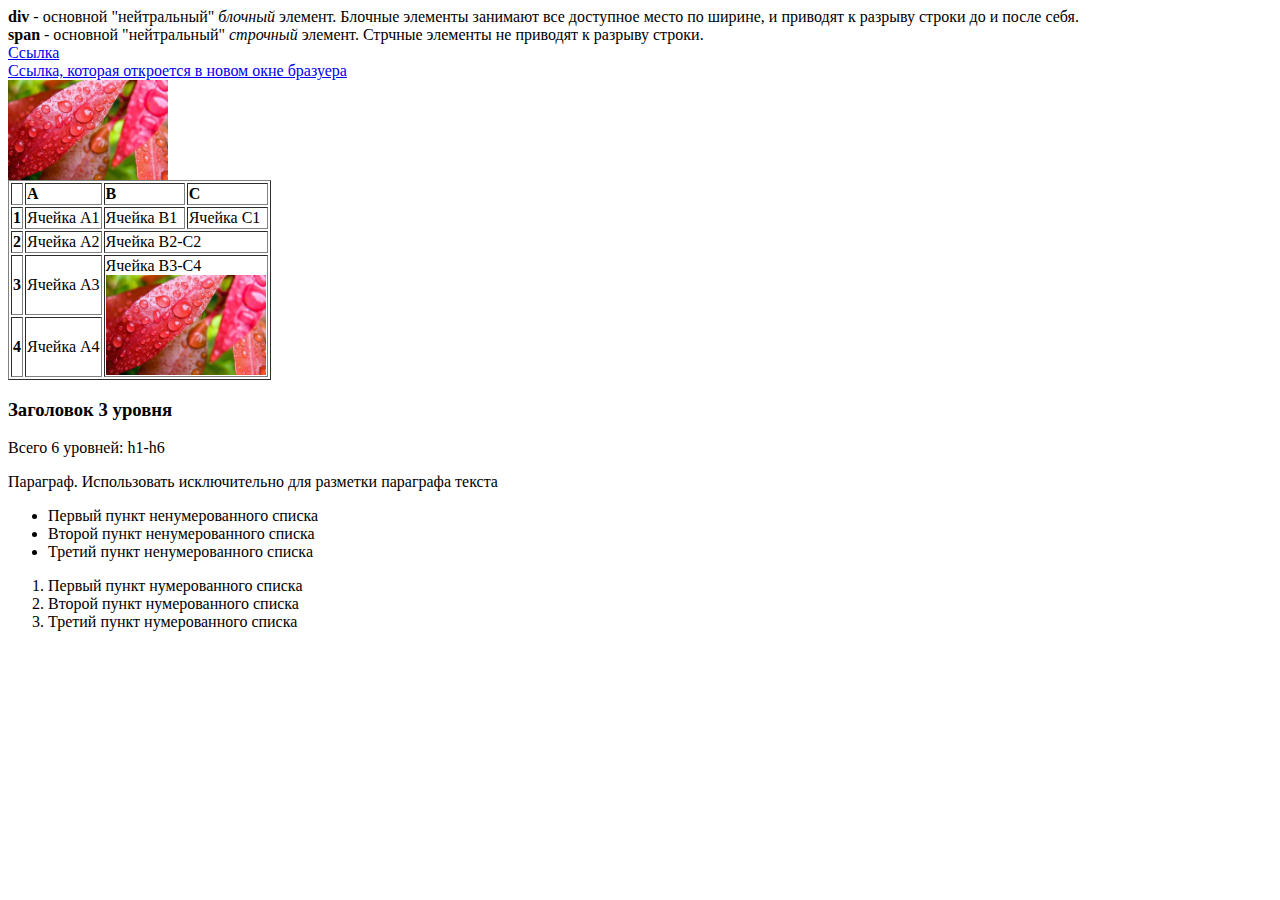
<file: Abstract-1-2/index.html>
<html lang="ru">
  <head>
    <title>L1-2. HTML 1-2</title>
  </head>
  <body>
    <div>
      <b>div</b> - основной "нейтральный" <i>блочный</i> элемент. 
      Блочные элементы занимают все доступное место по ширине, и приводят к разрыву строки до и после себя.
    </div>

    <div>
      <span><b>span</b> - основной "нейтральный" <i>строчный</i> элемент.</span> Стрчные элементы не приводят к разрыву строки.
    </div>

    <!-- Это - комментарий. Он не будет отображен на странице, только в коде -->

    <div>
      <a href="https://google.com">Ссылка</a> 
      <br/> <!-- br - вставляет перевод строки-->
      <a href="https://google.com" target="_blank">Ссылка, которая откроется в новом окне бразуера</a> 
    </div>
 
    <img 
      src="image.jpg"
      alt="Картинка"
      height="100"
    />
 
    <table border="1">
      <tr>
        <td>
          &nbsp; 
          <!-- Т.н. html-сущность - специальный код, который отображается как специальный символ. 
            В данном случае - неразрывный пробел -->
        </td>
        <td><b>A</b></td>
        <td><b>B</b></td>
        <td><b>C</b></td>
      </tr>
      <tr>
        <td><b>1</b></td>
        <td>Ячейка A1</td>
        <td>Ячейка B1</td>
        <td>Ячейка C1</td>
      </tr>
      <tr>
        <td><b>2</b></td>
        <td>Ячейка A2</td>
        <td colspan="2">Ячейка B2-C2</td>
      </tr>
      <tr>
        <td><b>3</b></td>
        <td>Ячейка A3</td>
        <td colspan="2" rowspan="2">
          Ячейка B3-C4<br/>
          <img src="image.jpg" height="100"/>
        </td>
      </tr>
      <tr>
        <td><b>4</b></td>
        <td>Ячейка A4</td>
      </tr>
    </table>
    

    <div>
      <h3>Заголовок 3 уровня</h3>
      <p>Всего 6 уровней: h1-h6</p>
      <p>Параграф. Использовать исключительно для разметки параграфа текста</p>
      <ul>
        <li>Первый пункт ненумерованного списка</li>
        <li>Второй пункт ненумерованного списка</li>
        <li>Третий пункт ненумерованного списка</li>
      </ul>
      <ol>
        <li>Первый пункт нумерованного списка</li>
        <li>Второй пункт нумерованного списка</li>
        <li>Третий пункт нумерованного списка</li>
      </ol>
    </div>

  </body>
</html>
</file>
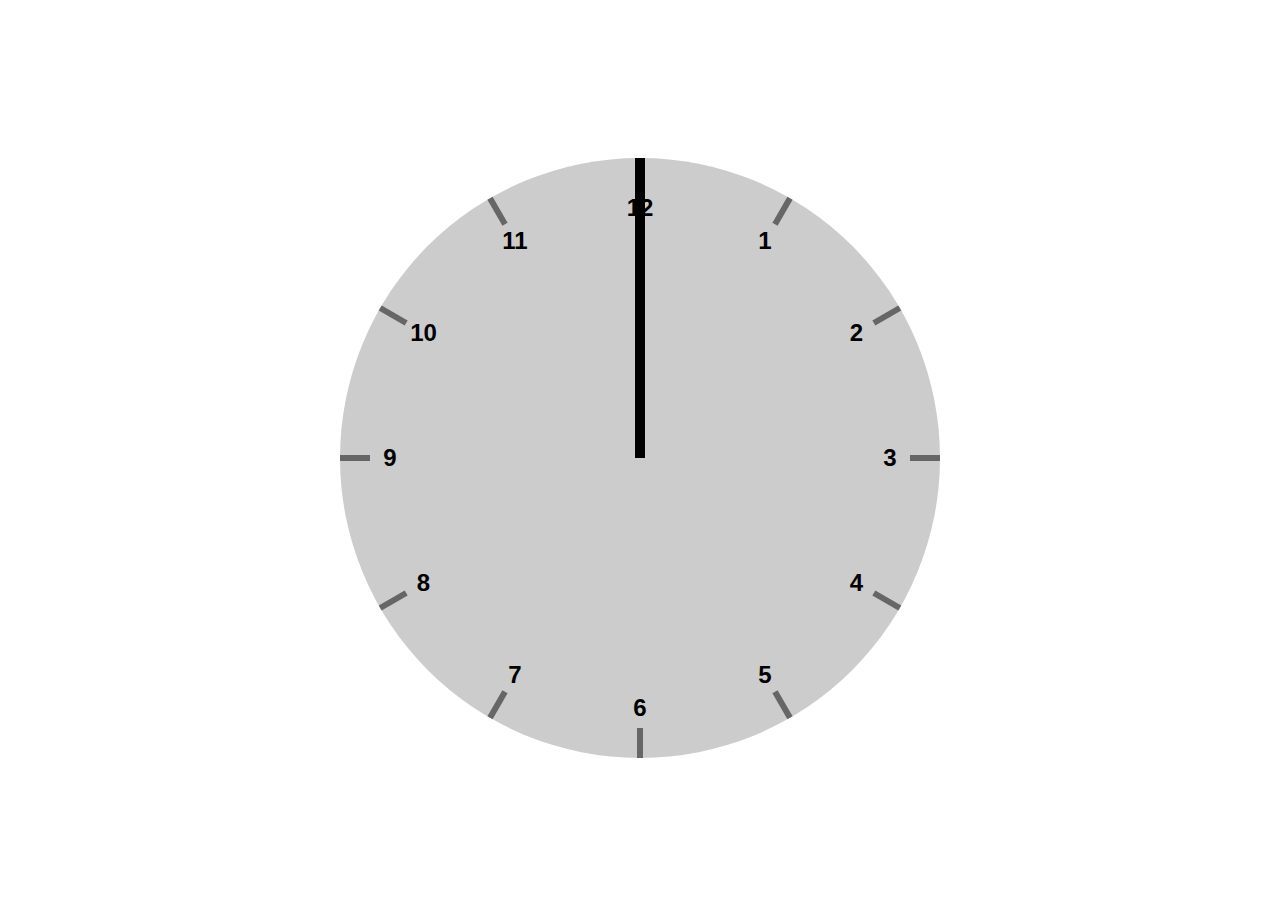
<file: Abstract-10/index.html>
<!DOCTYPE html>
<html lang="en">
<head>
  <meta charset="UTF-8">
  <title>Document</title>

  <style>
    html, body {
      height: 100%;
    }

    body {
      display: flex;
      align-items: center;
      justify-content: center;
    }

    .clock {
      width: 600px;
      height: 600px;
      background-color: hsl(0, 0%, 80%);
      position: relative;

      border-radius: 50%;
    }

    .hand {
      position: absolute;
      height: 50%;
      width: 10px;
      top: 0;
      left: 50%;

      background-color: black;

      transform: translateX(-50%);
      transform-origin: bottom center;

      animation: clock 60s steps(60) infinite;
    }


    .notches, .digits {
      position: absolute;
      top: 0;
      left: 0;
      bottom: 0;
      right: 0;
    }

    .notch {
      width: 6px;
      height: 30px;
      background-color: hsl(0, 0%, 40%);
      position: absolute;
      top: 50%;
      left: 50%;

      transform-origin: top center;
    }

    .notches .notch:nth-child(1) {
      transform: translate(-50%, 0) rotateZ(0) translateY(-300px)
    } 
    .notches .notch:nth-child(2) {
      transform: translate(-50%, 0) rotateZ(30deg) translateY(-300px)
    } 
    .notches .notch:nth-child(3) {
      transform: translate(-50%, 0) rotateZ(60deg) translateY(-300px)
    } 
    .notches .notch:nth-child(4) {
      transform: translate(-50%, 0) rotateZ(90deg) translateY(-300px)
    } 
    .notches .notch:nth-child(5) {
      transform: translate(-50%, 0) rotateZ(120deg) translateY(-300px)
    } 
    .notches .notch:nth-child(6) {
      transform: translate(-50%, 0) rotateZ(150deg) translateY(-300px)
    } 
    .notches .notch:nth-child(7) {
      transform: translate(-50%, 0) rotateZ(180deg) translateY(-300px)
    } 
    .notches .notch:nth-child(8) {
      transform: translate(-50%, 0) rotateZ(210deg) translateY(-300px)
    } 
    .notches .notch:nth-child(9) {
      transform: translate(-50%, 0) rotateZ(240deg) translateY(-300px)
    } 
    .notches .notch:nth-child(10) {
      transform: translate(-50%, 0) rotateZ(270deg) translateY(-300px)
    } 
    .notches .notch:nth-child(11) {
      transform: translate(-50%, 0) rotateZ(300deg) translateY(-300px)
    } 
    .notches .notch:nth-child(12) {
      transform: translate(-50%, 0) rotateZ(330deg) translateY(-300px)
    } 


    .digit {
      /* width: 6px;
      height: 30px; */
      /* background-color: hsl(0, 0%, 40%); */
      position: absolute;
      top: 50%;
      left: 50%;
      font: 600 24px Roboto, sans-serif;


      /* transform-origin: top center; */
    }

    .digits .digit:nth-child(1) {
      transform: translate(-50%, -50%) rotateZ(0deg) translateY(-250px) rotateZ(-0deg)
    } 
      .digits .digit:nth-child(1  )::before {
        content: '12';
        display: block;
        animation: scale 60s steps(60) 55s infinite;
      }

    .digits .digit:nth-child(2) {
      transform: translate(-50%, -50%) rotateZ(30deg) translateY(-250px) rotateZ(-30deg);
    } 
      .digits .digit:nth-child(2)::before {
        content: '1';
        display: block;
        animation: scale 60s steps(60) 0s infinite;
      }

    .digits .digit:nth-child(3) {
      transform: translate(-50%, -50%) rotateZ(60deg) translateY(-250px) rotateZ(-60deg)
    } 
      .digits .digit:nth-child(3)::before {
        content: '2';
        display: block;
        animation: scale 60s steps(60) 5s infinite;
      }

    .digits .digit:nth-child(4) {
      transform: translate(-50%, -50%) rotateZ(90deg) translateY(-250px) rotateZ(-90deg)
    } 
      .digits .digit:nth-child(4)::before {
        content: '3';
        display: block;
        animation: scale 60s steps(60) 10s infinite;
      }
    .digits .digit:nth-child(5) {
      transform: translate(-50%, -50%) rotateZ(120deg) translateY(-250px) rotateZ(-120deg)
    } 
      .digits .digit:nth-child(5)::before {
        content: '4';
        display: block;
        animation: scale 60s steps(60) 15s infinite;
      }
    .digits .digit:nth-child(6) {
      transform: translate(-50%, -50%) rotateZ(150deg) translateY(-250px) rotateZ(-150deg)
    } 
      .digits .digit:nth-child(6)::before {
        content: '5';
        display: block;
        animation: scale 60s steps(60) 20s infinite;
      }
    .digits .digit:nth-child(7) {
      transform: translate(-50%, -50%) rotateZ(180deg) translateY(-250px) rotateZ(-180deg)
    } 
      .digits .digit:nth-child(7)::before {
        content: '6';
        display: block;
        animation: scale 60s steps(60) 25s infinite;
      }
    .digits .digit:nth-child(8) {
      transform: translate(-50%, -50%) rotateZ(210deg) translateY(-250px) rotateZ(-210deg)
    } 
      .digits .digit:nth-child(8)::before {
        content: '7';
        display: block;
        animation: scale 60s steps(60) 30s infinite;
      }
    .digits .digit:nth-child(9) {
      transform: translate(-50%, -50%) rotateZ(240deg) translateY(-250px) rotateZ(-240deg)
    } 
      .digits .digit:nth-child(9)::before {
        content: '8';
        display: block;
        animation: scale 60s steps(60) 35s infinite;
      }
    .digits .digit:nth-child(10) {
      transform: translate(-50%, -50%) rotateZ(270deg) translateY(-250px) rotateZ(-270deg)
    } 
      .digits .digit:nth-child(10)::before {
        content: '9';
        display: block;
        animation: scale 60s steps(60) 40s infinite;
      }
    .digits .digit:nth-child(11) {
      transform: translate(-50%, -50%) rotateZ(300deg) translateY(-250px) rotateZ(-300deg)
    } 
      .digits .digit:nth-child(11)::before {
        content: '10';
        display: block;
        animation: scale 60s steps(60) 45s infinite;
      }
    .digits .digit:nth-child(12) {
      transform: translate(-50%, -50%) rotateZ(330deg) translateY(-250px) rotateZ(-330deg)
    } 
      .digits .digit:nth-child(12)::before {
        content: '11';
        display: block;
        animation: scale 60s steps(60) 50s infinite;
      }

    @keyframes clock {
      0% {
        transform: translateX(-50%) rotateZ(0);
      }

      100% {
        transform: translateX(-50%) rotateZ(360deg);
      }
    }

    @keyframes scale {
      0% {
        transform: scale(1);
        color: balck;
      }

      8.33% {
        transform: scale(2);
        color: red;
      }

      16.66% {
        transform: scale(1);
        color: black;
      }

      100% {
        transform: scale(1); 
        color: black;
      }
    } 


  </style>
</head>


<body>
  <div class="clock">

    <div class="notches">
      <div class="notch"></div>
      <div class="notch"></div>
      <div class="notch"></div>
      <div class="notch"></div>
      <div class="notch"></div>
      <div class="notch"></div>
      <div class="notch"></div>
      <div class="notch"></div>
      <div class="notch"></div>
      <div class="notch"></div>
      <div class="notch"></div>
      <div class="notch"></div>
    </div>

    <div class="digits">
      <div class="digit"></div>
      <div class="digit"></div>
      <div class="digit"></div>
      <div class="digit"></div>
      <div class="digit"></div>
      <div class="digit"></div>
      <div class="digit"></div>
      <div class="digit"></div>
      <div class="digit"></div>
      <div class="digit"></div>
      <div class="digit"></div>
      <div class="digit"></div>
    </div>

    <div class="hand"></div>
  </div>
</body>
</html>
</file>
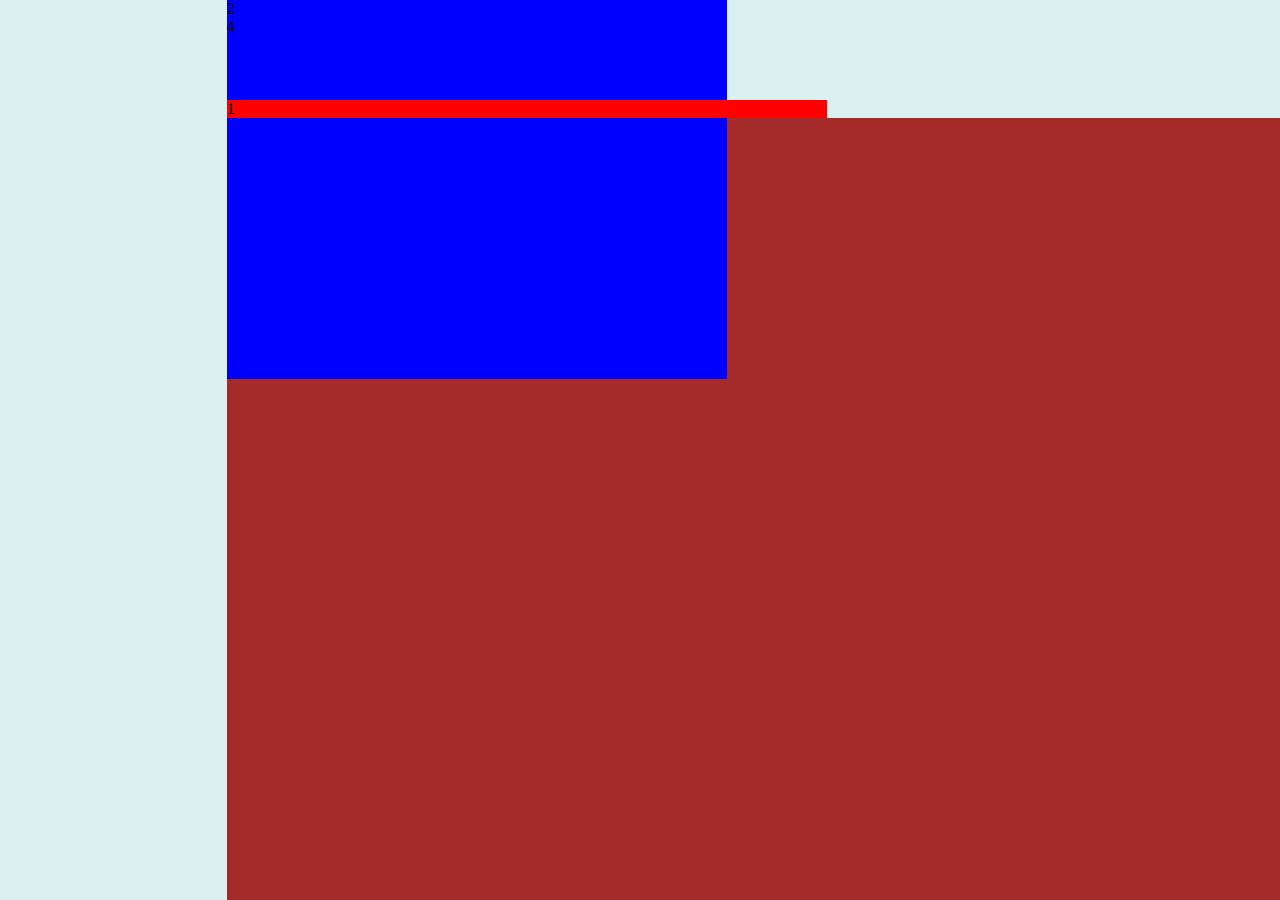
<file: Abstract-11/index.html>
<!DOCTYPE html>
<html lang="en">
<head>
  <meta charset="UTF-8">
  <title>Document</title>

  <style>
    * {
      box-sizing: border-box;
      margin: 0;
      padding: 0;
    }

    html, body {
      height: 100%;
    }

    .grid {
      width: 100%;
      height: 100%;

      display: grid;

      background-color: hsl(180, 40%, 90%);
    
      grid-template-rows: 100px auto 1fr 2fr;
      grid-template-columns: 1fr 200px 300px 100px 2fr;
    }


    .cell-1 {
      background-color: red;
      grid-column: 2 / 5;
      grid-row: 2 / 3;
    }

    .cell-2 {
      background-color: blue;
      grid-column: 2 / span 2;

      grid-row: 1 / span 3;
    }

    .cell-3 {
      background-color: brown;
      grid-column: 2 / -1;

      grid-row: -3 / -1;
    }


  </style>

</head>
<body>
  <div class="grid">
    <div class="cell cell-3">3</div>
    <div class="cell cell-2">2
      <div>4</div>

    </div>
    <div class="cell cell-1">1</div>
  </div>
</body>
</html>
</file>
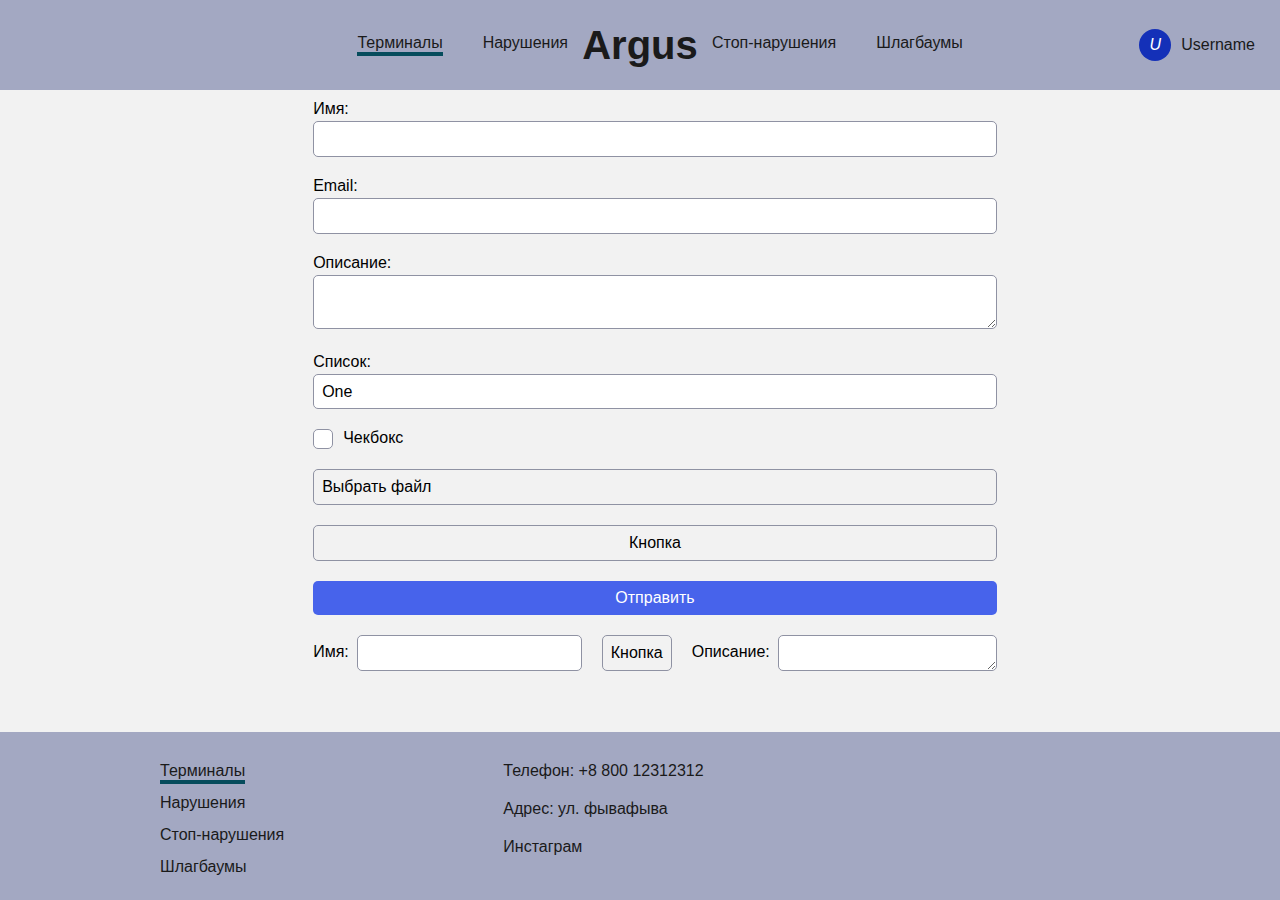
<file: Abstract-12/index.html>
<!DOCTYPE html>
<html lang="en">
<head>
  <meta charset="UTF-8">
  <title>Document</title>
  <link rel="stylesheet" href="main.css" />
  <link rel="stylesheet" href="form.css" />
  <link rel="stylesheet" href="https://cdnjs.cloudflare.com/ajax/libs/font-awesome/5.15.1/css/all.min.css" integrity="sha512-+4zCK9k+qNFUR5X+cKL9EIR+ZOhtIloNl9GIKS57V1MyNsYpYcUrUeQc9vNfzsWfV28IaLL3i96P9sdNyeRssA==" crossorigin="anonymous" />
</head>
<body class="page page_has-stick-header">


  
  <div class="page__header-placeholder"></div>
  <div class="page__header page__header_sticky">
        <!-- 
      <div class="header header_logo-right">
        <div class="header__logo">Argus</div>
        <div class="header__status">online</div>

        <div class="header__space"></div>

        <div class="header__nav nav nav_horizontal">
          <div class="nav__item nav__item_horizontal">
            <a href="" class="nav__link nav__link_selected">Терминалы</a>
          </div>
          <div class="nav__item nav__item_horizontal">
            <a href="" class="nav__link nav__link_default">Нарушения</a>
          </div>
          <div class="nav__item nav__item_horizontal"><a href="" class="nav__link nav__link_default">Стоп-нарушения</a></div>
          <div class="nav__item nav__item_horizontal"><a href="" class="nav__link nav__link_default">Шлагбаумы</a></div>
        </div>
      </div> -->

      
      <div class="header header_logo-center">
        <div class="header__left nav nav_horizontal">
          <div class="nav__item nav__item_horizontal">
            <a href="" class="nav__link nav__link_selected">Терминалы</a>
          </div>
          <div class="nav__item nav__item_horizontal">
            <a href="" class="nav__link nav__link_default">Нарушения</a>
          </div>
        </div>

        <div class="header__logo">Argus</div>

        <div class="header__right nav nav_horizontal">
          <div class="nav__item nav__item_horizontal">
            <a href="" class="nav__link nav__link_default">Стоп-нарушения</a>
          </div>
          <div class="nav__item nav__item_horizontal">
            <a href="" class="nav__link nav__link_default">Шлагбаумы</a>
          </div>
        </div>

        <div class="header__user">
          <a href="" class="user">
            <i class="user__icon icon icon_user"></i>
            <span class="user__name">Username</span>
          </a>
        </div>

      </div>

  </div>


  <div class="page__body">

    <div class="body body_no-aside">

      <div class="body__aside">
        
        <div class="aside">
          
          
          <div class="aside__item">
            <div class="aside__title">
              <a href="" class="aside__link">Терминалы</a> 
              <span class="aside__chevron">&gt;</span>
            </div>

            <div class="aside__list">
              <div class="aside__item">
                <div class="aside__title">
                  <a href="" class="aside__link">Терминалы в Алматы</a> 
                  <!-- <span class="aside__chevron">&gt;</span> -->
                </div>
              </div>
          
              <div class="aside__item">
                <div class="aside__title">
                  <a href="" class="aside__link">Терминалы в Караганде</a> 
                  <!-- <span class="aside__chevron">&gt;</span> -->
                </div>

              </div>
            </div>

          </div>

          <div class="aside__item">
            
            <div class="aside__title">
              <a href="" class="aside__link">Все события</a> 
              <span class="aside__chevron">&gt;</span>
            </div>



            <div class="aside__list">
              <div class="aside__item">
                <div class="aside__title">
                  <a href="" class="aside__link">2020</a> 
                  <!-- <span class="aside__chevron">&gt;</span> -->
                </div>
              </div>
          
              <div class="aside__item">
                <div class="aside__title">
                  <a href="" class="aside__link">2021</a> 
                  <span class="aside__chevron">&gt;</span>
                </div>


                <div class="aside__list">
                  <div class="aside__item">
                    <div class="aside__title">
                      <a href="" class="aside__link">январь</a> 
                      <!-- <span class="aside__chevron">&gt;</span> -->
                    </div>
                  </div>
              
                  <div class="aside__item">
                    <div class="aside__title">
                      <a href="" class="aside__link">февраль</a> 
                      <!-- <span class="aside__chevron">&gt;</span> -->
                    </div>
    
                  </div>
                </div>
              </div>
            </div>
          </div>

          
          
          <div class="aside__item">
            <div class="aside__title">
              <a href="" class="aside__link">Терминалы</a> 
              <span class="aside__chevron">&gt;</span>
            </div>

            <div class="aside__list">
              <div class="aside__item">
                <div class="aside__title">
                  <a href="" class="aside__link">Терминалы в Алматы</a> 
                  <!-- <span class="aside__chevron">&gt;</span> -->
                </div>
              </div>
          
              <div class="aside__item">
                <div class="aside__title">
                  <a href="" class="aside__link">Терминалы в Караганде</a> 
                  <!-- <span class="aside__chevron">&gt;</span> -->
                </div>

              </div>



            </div>

          </div>

          <div class="aside__item">
            
            <div class="aside__title">
              <a href="" class="aside__link">Все события</a> 
              <span class="aside__chevron">&gt;</span>
            </div>



            <div class="aside__list">
              <div class="aside__item">
                <div class="aside__title">
                  <a href="" class="aside__link">2020</a> 
                  <!-- <span class="aside__chevron">&gt;</span> -->
                </div>
              </div>
          
              <div class="aside__item">
                <div class="aside__title">
                  <a href="" class="aside__link">2021</a> 
                  <span class="aside__chevron">&gt;</span>
                </div>


                <div class="aside__list">
                  <div class="aside__item">
                    <div class="aside__title">
                      <a href="" class="aside__link">январь</a> 
                      <!-- <span class="aside__chevron">&gt;</span> -->
                    </div>
                  </div>
              
                  <div class="aside__item">
                    <div class="aside__title">
                      <a href="" class="aside__link">февраль</a> 
                      <!-- <span class="aside__chevron">&gt;</span> -->
                    </div>
    
                  </div>
                </div>
              </div>
            </div>
          </div>

          
          
          <div class="aside__item">
            <div class="aside__title">
              <a href="" class="aside__link">Терминалы</a> 
              <span class="aside__chevron">&gt;</span>
            </div>

            <div class="aside__list">
              <div class="aside__item">
                <div class="aside__title">
                  <a href="" class="aside__link">Терминалы в Алматы</a> 
                  <!-- <span class="aside__chevron">&gt;</span> -->
                </div>
              </div>
          
              <div class="aside__item">
                <div class="aside__title">
                  <a href="" class="aside__link">Терминалы в Караганде</a> 
                  <!-- <span class="aside__chevron">&gt;</span> -->
                </div>

              </div>



            </div>

          </div>

          <div class="aside__item">
            
            <div class="aside__title">
              <a href="" class="aside__link">Все события</a> 
              <span class="aside__chevron">&gt;</span>
            </div>



            <div class="aside__list">
              <div class="aside__item">
                <div class="aside__title">
                  <a href="" class="aside__link">2020</a> 
                  <!-- <span class="aside__chevron">&gt;</span> -->
                </div>
              </div>
          
              <div class="aside__item">
                <div class="aside__title">
                  <a href="" class="aside__link">2021</a> 
                  <span class="aside__chevron">&gt;</span>
                </div>


                <div class="aside__list">
                  <div class="aside__item">
                    <div class="aside__title">
                      <a href="" class="aside__link">январь</a> 
                      <!-- <span class="aside__chevron">&gt;</span> -->
                    </div>
                  </div>
              
                  <div class="aside__item">
                    <div class="aside__title">
                      <a href="" class="aside__link">февраль</a> 
                      <!-- <span class="aside__chevron">&gt;</span> -->
                    </div>
    
                  </div>
                </div>
              </div>
            </div>
          </div>

          
          
          <div class="aside__item">
            <div class="aside__title">
              <a href="" class="aside__link">Терминалы</a> 
              <span class="aside__chevron">&gt;</span>
            </div>

            <div class="aside__list">
              <div class="aside__item">
                <div class="aside__title">
                  <a href="" class="aside__link">Терминалы в Алматы</a> 
                  <!-- <span class="aside__chevron">&gt;</span> -->
                </div>
              </div>
          
              <div class="aside__item">
                <div class="aside__title">
                  <a href="" class="aside__link">Терминалы в Караганде</a> 
                  <!-- <span class="aside__chevron">&gt;</span> -->
                </div>

              </div>



            </div>

          </div>

          <div class="aside__item">
            
            <div class="aside__title">
              <a href="" class="aside__link">Все события</a> 
              <span class="aside__chevron">&gt;</span>
            </div>



            <div class="aside__list">
              <div class="aside__item">
                <div class="aside__title">
                  <a href="" class="aside__link">2020</a> 
                  <!-- <span class="aside__chevron">&gt;</span> -->
                </div>
              </div>
          
              <div class="aside__item">
                <div class="aside__title">
                  <a href="" class="aside__link">2021</a> 
                  <span class="aside__chevron">&gt;</span>
                </div>


                <div class="aside__list">
                  <div class="aside__item">
                    <div class="aside__title">
                      <a href="" class="aside__link">январь</a> 
                      <!-- <span class="aside__chevron">&gt;</span> -->
                    </div>
                  </div>
              
                  <div class="aside__item">
                    <div class="aside__title">
                      <a href="" class="aside__link">февраль</a> 
                      <!-- <span class="aside__chevron">&gt;</span> -->
                    </div>
    
                  </div>
                </div>
              </div>
            </div>
          </div>
        </div>

      </div>

      <div class="body__space"></div>

      <div class="body__main">
      
        <form class="form" autocomplete="off">

          <label class="form__field">
            <div class="form__label">
              Имя: 
            </div>
            <div class="form__input">
              <input type="text" class="textbox" name="name"/>
            </div>
          </label>

          <label class="form__field">
            <div class="form__label">
              Email: 
            </div>
            <div class="form__input">
              <input type="email" class="textbox" name="email"/>
            </div>
          </label>


          <label class="form__field">
            <div class="form__label">
              Описание: 
            </div>
            <div class="form__input">
              <textarea class="textbox textbox_multiline" name="description"></textarea>
            </div>
          </label>

          <label class="form__field">
            <div class="form__label">
              Список: 
            </div>
            <div class="form__input">
              <select class="select" name="description">
                <option value="1">One</option>
                <option value="2">Two</option>
                <option value="3">Three</option>
              </select>
            </div>
          </label>
          
          <label class="form__field">
            <div class="form__label"></div>
            <div class="form__input">

              <div class="checkbox">
                <input type="checkbox" class="checkbox__input" name="checkbox"/> 
                <div class="checkbox__icon"></div>
                <div class="checkbox__text">Чекбокс</div>
              </div>

            </div>
          </label>

          
          <label class="form__field">
            <div class="form__label"></div>
            <div class="form__input">
              <div class="button button_default file-picker">
                <input type="file" class="file-picker__input" name="file"/> 
                Выбрать файл
              </div>
            </div>
          </label>

          <label class="form__field">
            <div class="form__label"></div>
            <div class="form__input">
              <button type="button" class="button button_default">Кнопка</button>
            </div>
          </label>


          <label class="form__field">
            <div class="form__label"></div>
            <div class="form__input">
              <button type="submit" class="button button_main">Отправить</button>
            </div>
          </label>

        </form>


        <form class="form form_inline" autocomplete="off">
          <label class="form__field">
            <div class="form__label">
              Имя: 
            </div>
            <div class="form__input">
              <input type="text" class="textbox" name="name"/>
            </div>
          </label>

          <label class="form__field">
            <div class="form__label"></div>
            <div class="form__input">
              <button type="button" class="button button_default">Кнопка</button>
            </div>
          </label>

          <label class="form__field">
            <div class="form__label">
              Описание: 
            </div>
            <div class="form__input">
              <textarea class="textbox textbox_multiline" name="description" rows="1"></textarea>
            </div>
          </label>

          
        </form>

      </div>
    </div>

    <div class="sticky-button">  
      <a href="" class="user">
        <i class="user__icon icon icon_user"></i>
        <span class="user__name">Username</span>
      </a>
    </div>
    

  </div>

  <div class="page__footer footer ">
    
    <div class="footer__content">
      <div class="footer__nav nav nav_vertical">
        <div class="nav__item nav__item_vertical">
          <a href="" class="nav__link nav__link_selected">Терминалы</a>
        </div>
        <div class="nav__item nav__item_vertical"><a href="" class="nav__link nav__link_default">Нарушения</a></div>
        <div class="nav__item nav__item_vertical"><a href="" class="nav__link nav__link_default">Стоп-нарушения</a></div>
        <div class="nav__item nav__item_vertical"><a href="" class="nav__link nav__link_default">Шлагбаумы</a></div>
      </div>

      <div class="footer__contacts contacts">
        <div class="contacts__item">Телефон: +8 800 12312312</div>
        <div class="contacts__item">Адрес: ул. фывафыва</div>
        <div class="contacts__item">Инстаграм</div>
      </div>

      <div class="footer__third">

        
      </div>

    </div>
  </div>

</body>
</html>

<!--

  1. Какие утсроиства хотим поддерживать
  2. Какие устроиства основные

  3. Насколько отличаются версии

  4. Адпативный респоесив (отзывчивый)
    Apaptive - одна версия - подстраивается
    Responsive - много версии (подстраиваться)

  ---- 
  5. Функционал версий должен быть идентичным
  
-->
</file>
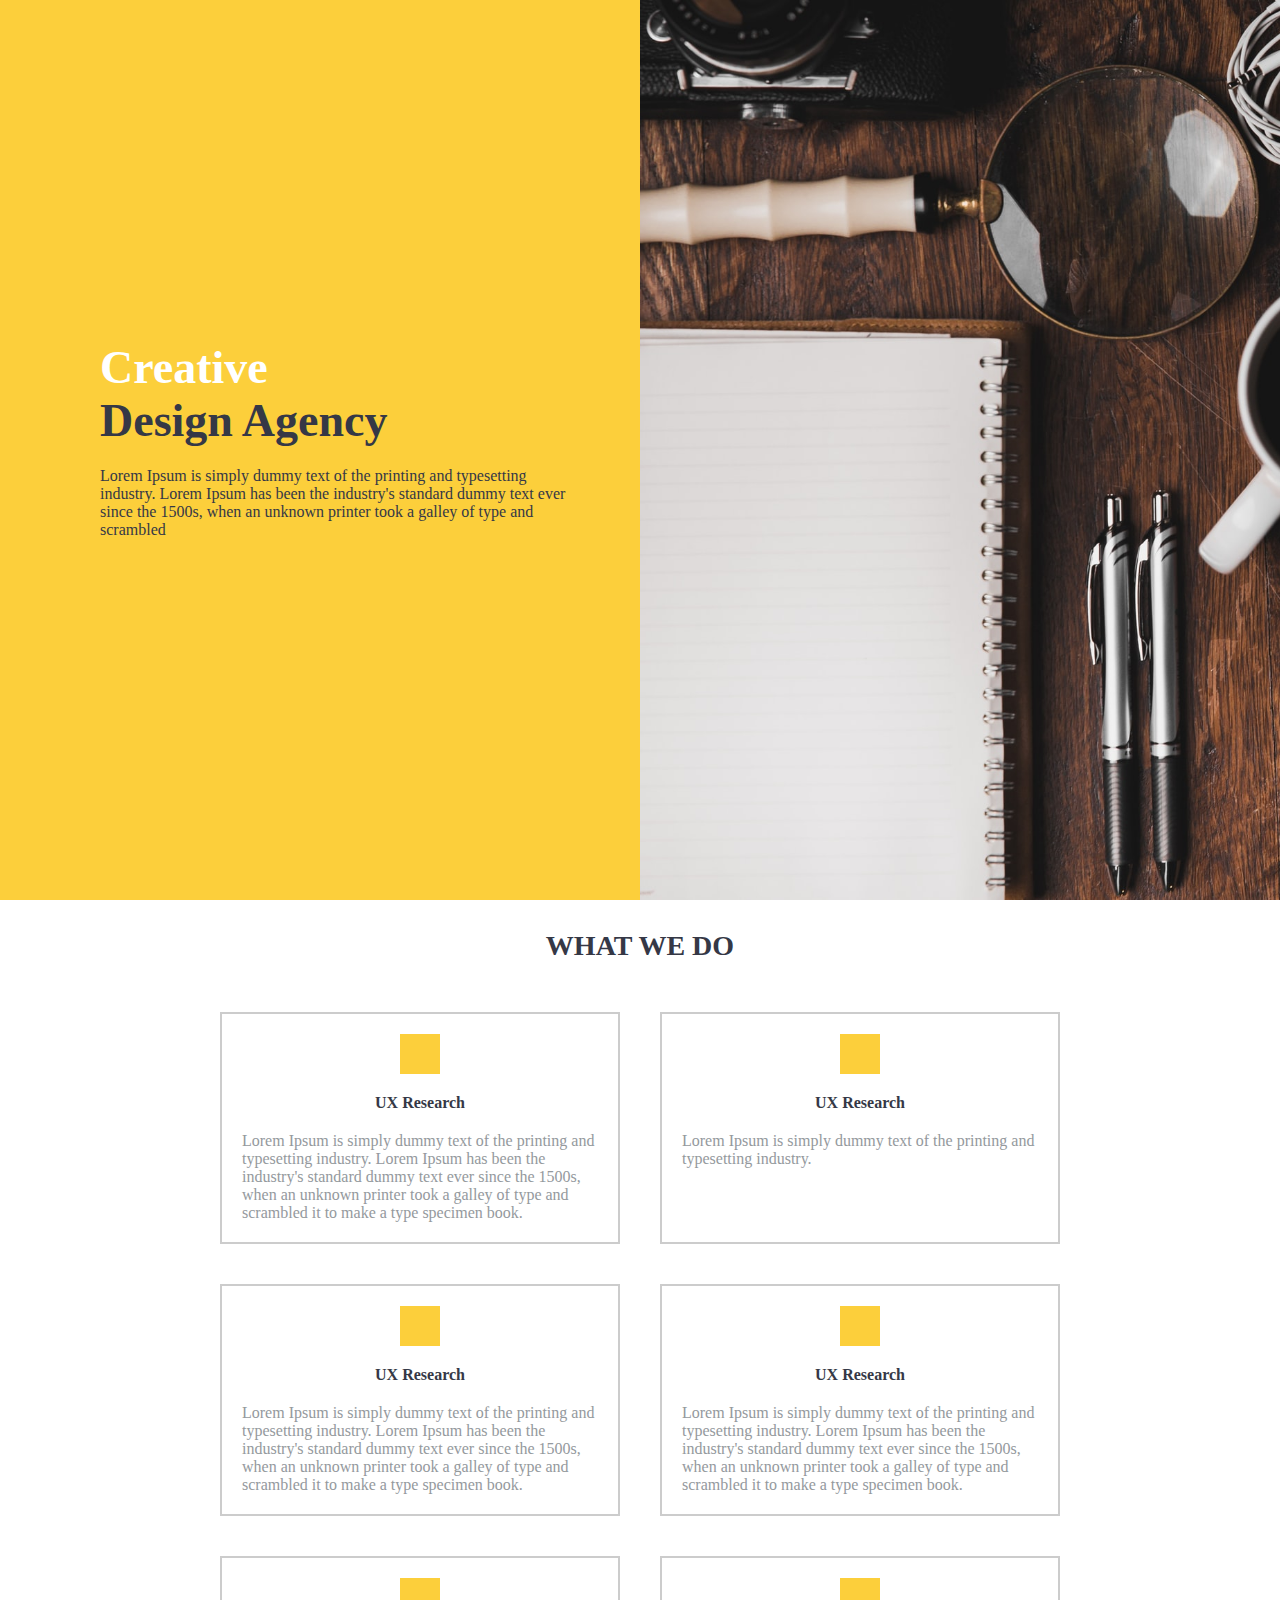
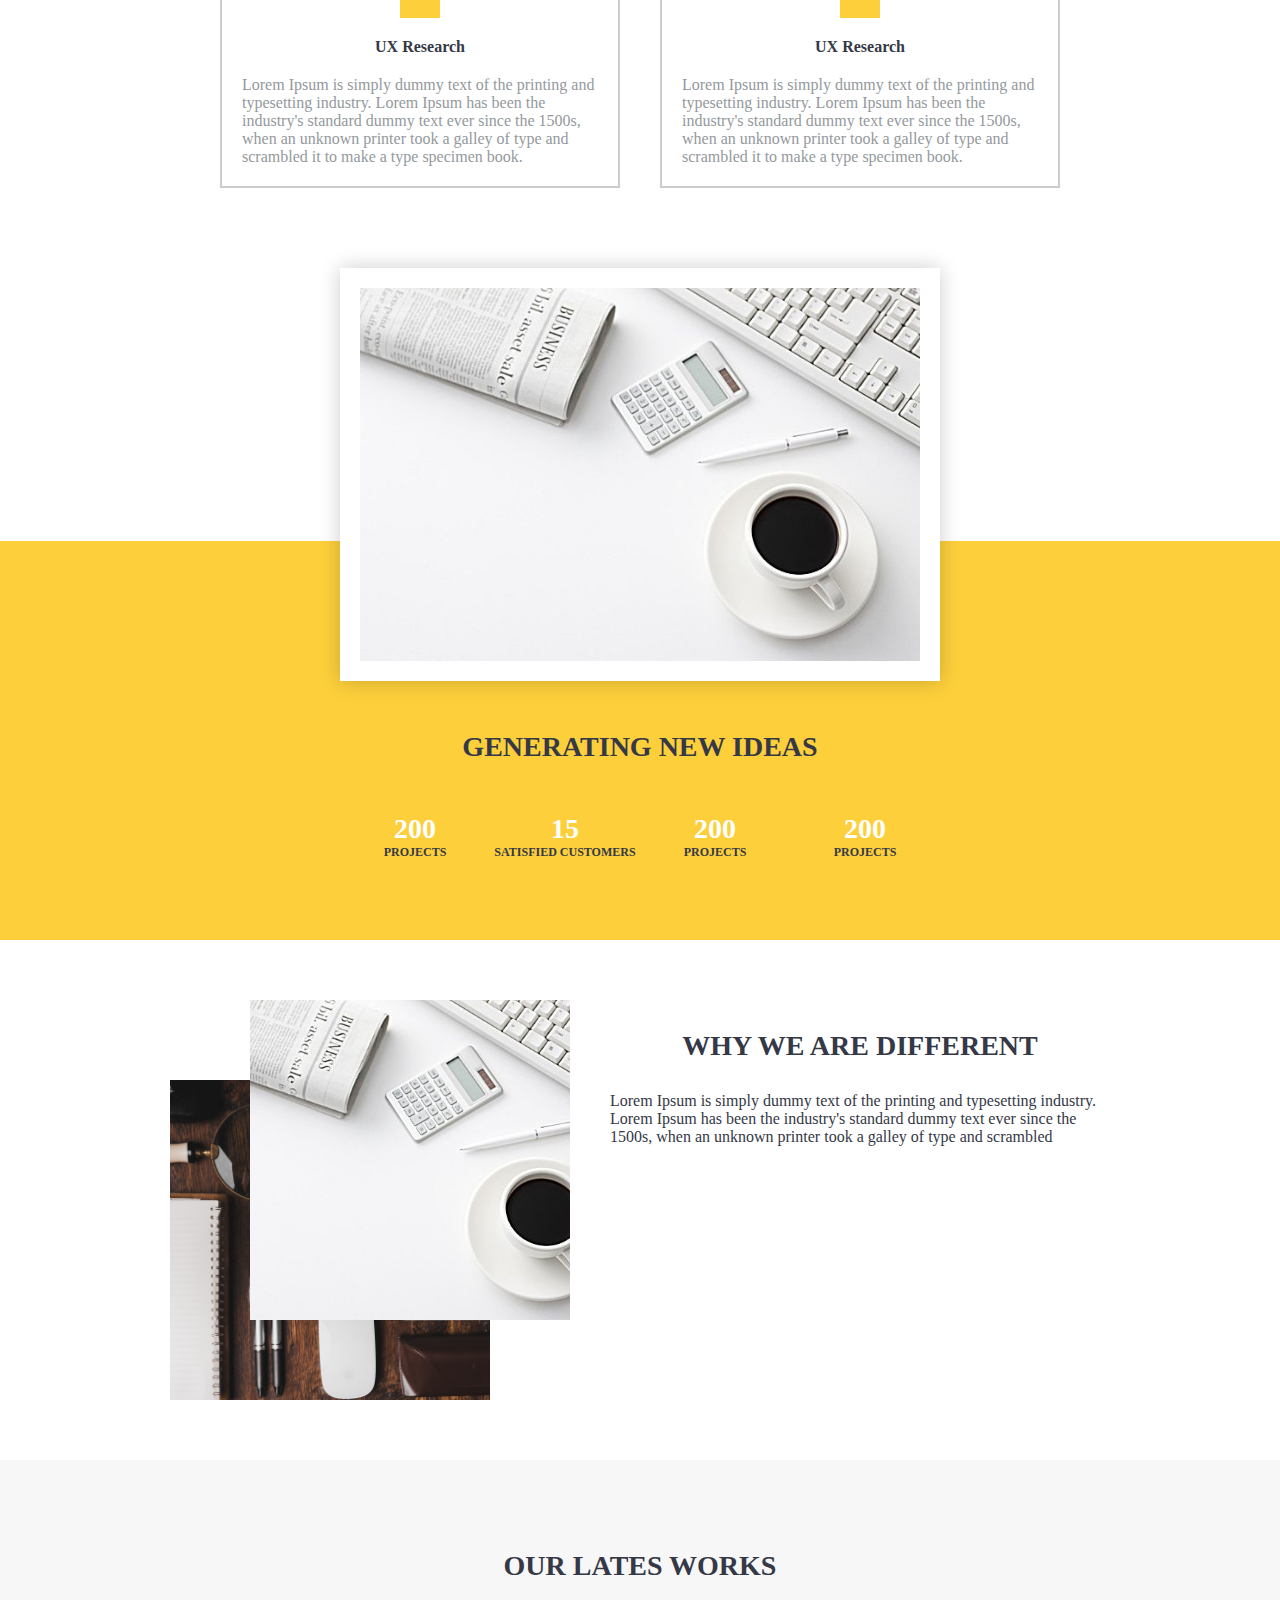
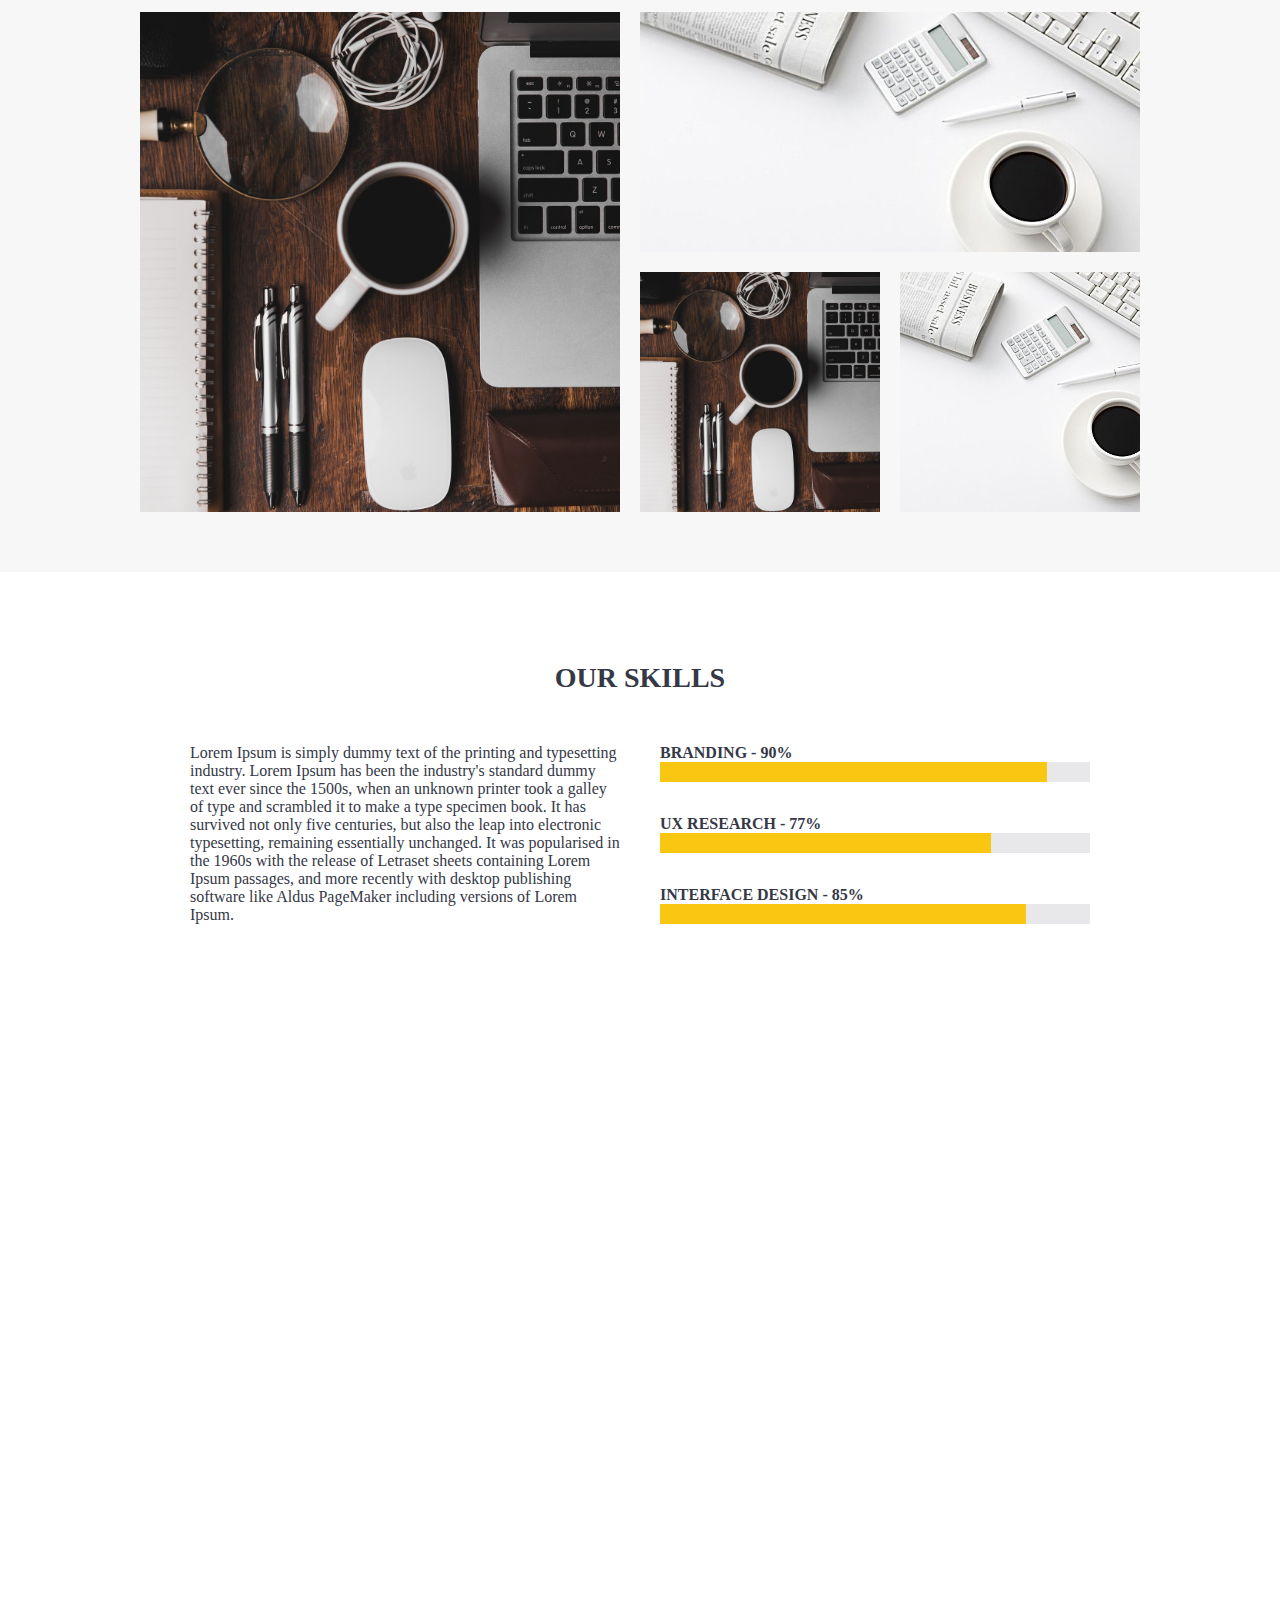
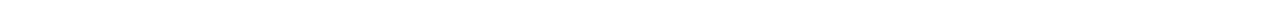
<file: Abstract-15/index.html>
<!DOCTYPE html>
<html lang="en">
  <head>

    <meta charset="UTF-8">
    <meta name="viewport" content="width=device-width, initial-scale=1.0">
    <title>Document</title>

    <link rel="icon" href="image1.jpg"/>
    <link rel="stylesheet" href="main.css"/>

  </head>
  <body>

    <div class="intro">
      <div class="intro__left">
        <div class="intro__content">
          <div class="intro__title">Creative <br/> Design Agency</div> 
          <div class="intro__text">Lorem Ipsum is simply dummy text of the printing and typesetting industry. Lorem Ipsum has been the industry's standard dummy text ever since the 1500s, when an unknown printer took a galley of type and scrambled</div>
        </div>
      </div>
      <div class="intro__right"></div>
    </div>

    <div class="about">
      <div class="about__header section-header">What we do</div>
      <div class="about__tiles">
        <div class="about__tile tile">
          <div class="tile__icon"></div>
          <div class="tile__title">UX Research</div>
          <div class="tile__text">Lorem Ipsum is simply dummy text of the printing and typesetting industry. Lorem Ipsum has been the industry's standard dummy text ever since the 1500s, when an unknown printer took a galley of type and scrambled it to make a type specimen book.</div>
        </div>
        <div class="about__tile tile">
          <div class="tile__icon"></div>
          <div class="tile__title">UX Research</div>
          <div class="tile__text">Lorem Ipsum is simply dummy text of the printing and typesetting industry. </div>
        </div>
        <div class="about__tile tile">
          <div class="tile__icon"></div>
          <div class="tile__title">UX Research</div>
          <div class="tile__text">Lorem Ipsum is simply dummy text of the printing and typesetting industry. Lorem Ipsum has been the industry's standard dummy text ever since the 1500s, when an unknown printer took a galley of type and scrambled it to make a type specimen book.</div>
        </div>
        <div class="about__tile tile">
          <div class="tile__icon"></div>
          <div class="tile__title">UX Research</div>
          <div class="tile__text">Lorem Ipsum is simply dummy text of the printing and typesetting industry. Lorem Ipsum has been the industry's standard dummy text ever since the 1500s, when an unknown printer took a galley of type and scrambled it to make a type specimen book.</div>
        </div>
        <div class="about__tile tile">
          <div class="tile__icon"></div>
          <div class="tile__title">UX Research</div>
          <div class="tile__text">Lorem Ipsum is simply dummy text of the printing and typesetting industry. Lorem Ipsum has been the industry's standard dummy text ever since the 1500s, when an unknown printer took a galley of type and scrambled it to make a type specimen book.</div>
        </div>
        <div class="about__tile tile">
          <div class="tile__icon"></div>
          <div class="tile__title">UX Research</div>
          <div class="tile__text">Lorem Ipsum is simply dummy text of the printing and typesetting industry. Lorem Ipsum has been the industry's standard dummy text ever since the 1500s, when an unknown printer took a galley of type and scrambled it to make a type specimen book.</div>
        </div>
      </div>
      <div class="about__video">
        <img class="video" src="video.jpg"/>
      </div>
    </div>

    <div class="stats">
      <div class="stats__header section-header">Generating new ideas</div>
      <div class="stats__stats">
        <div class="stats__stat stat">
          <div class="stat__number">200</div>
          <div class="stat__title">Projects</div>
        </div>
        <div class="stats__stat stat">
          <div class="stat__number">15</div>
          <div class="stat__title">Satisfied customers</div>
        </div>
        <div class="stats__stat stat">
          <div class="stat__number">200</div>
          <div class="stat__title">Projects</div>
        </div>
        <div class="stats__stat stat">
          <div class="stat__number">200</div>
          <div class="stat__title">Projects</div>
        </div>
      </div>
    </div>

    <div class="details">

      <div class="details__start">

        <div class="details__image details__image_bottom">
          <img class="details__image-content" src="image1.jpg">
        </div>

        <div class="details__image details__image_top">
          <img class="details__image-content" src="video.jpg">
        </div>

      </div>

      <div class="details__end">
        
        <div class="details__content">
          <div class="details__header section-header">Why we are different</div> 
          <div class="details__text">Lorem Ipsum is simply dummy text of the printing and typesetting industry. Lorem Ipsum has been the industry's standard dummy text ever since the 1500s, when an unknown printer took a galley of type and scrambled</div>
        </div>
      </div>
    </div>

    <div class="works">

      <div class="works__header section-header">Our lates works</div>

      <div class="works__gallery">

        <div class="work__gallery-content gallery">
          <div class="gallery__work gallery__work_1_1">
            <img src="image1.jpg" alt="" class="gallery__image">
            <div class="gallery__title">Title</div>
          </div>
          <div class="gallery__work gallery__work_1_2">
            <img src="video.jpg" alt="" class="gallery__image">
            <div class="gallery__title">Title</div>
          </div>
          <div class="gallery__work gallery__work_2_2">
            <img src="image1.jpg" alt="" class="gallery__image">
            <div class="gallery__title">Title</div>
          </div>
          <div class="gallery__work gallery__work_2_3">
            <img src="video.jpg" alt="" class="gallery__image">
            <div class="gallery__title">Title</div>
          </div>
        </div>
        
      </div>

    </div>

    <div class="skills">
      
      <div class="skills__header section-header">Our skills</div>


      <div class="skills__start">
        Lorem Ipsum is simply dummy text of the printing and typesetting industry. Lorem Ipsum has been the industry's standard dummy text ever since the 1500s, when an unknown printer took a galley of type and scrambled it to make a type specimen book. It has survived not only five centuries, but also the leap into electronic typesetting, remaining essentially unchanged. It was popularised in the 1960s with the release of Letraset sheets containing Lorem Ipsum passages, and more recently with desktop publishing software like Aldus PageMaker including versions of Lorem Ipsum.</div> 
      <div class="skills__end">
        <div class="skills__skill skill">
          <div class="skill__title">Branding - 90%</div>
          <div class="skill__progress-bar progress-bar">
            <div class="progress-bar__bar" style="width: 90%"></div>
          </div>
        </div>
        <div class="skills__skill skill">
          <div class="skill__title">UX Research - 77%</div>
          <div class="skill__progress-bar progress-bar">
            <div class="progress-bar__bar" style="width: 77%"></div>
          </div>
        </div>
        <div class="skills__skill skill">
          <div class="skill__title">Interface Design - 85%</div>
          <div class="skill__progress-bar progress-bar">
            <div class="progress-bar__bar" style="width: 85%"></div>
          </div>
        </div>
      </div>

    </div>


    <div style="height: 600px;"></div>
  </body>
</html>
</file>
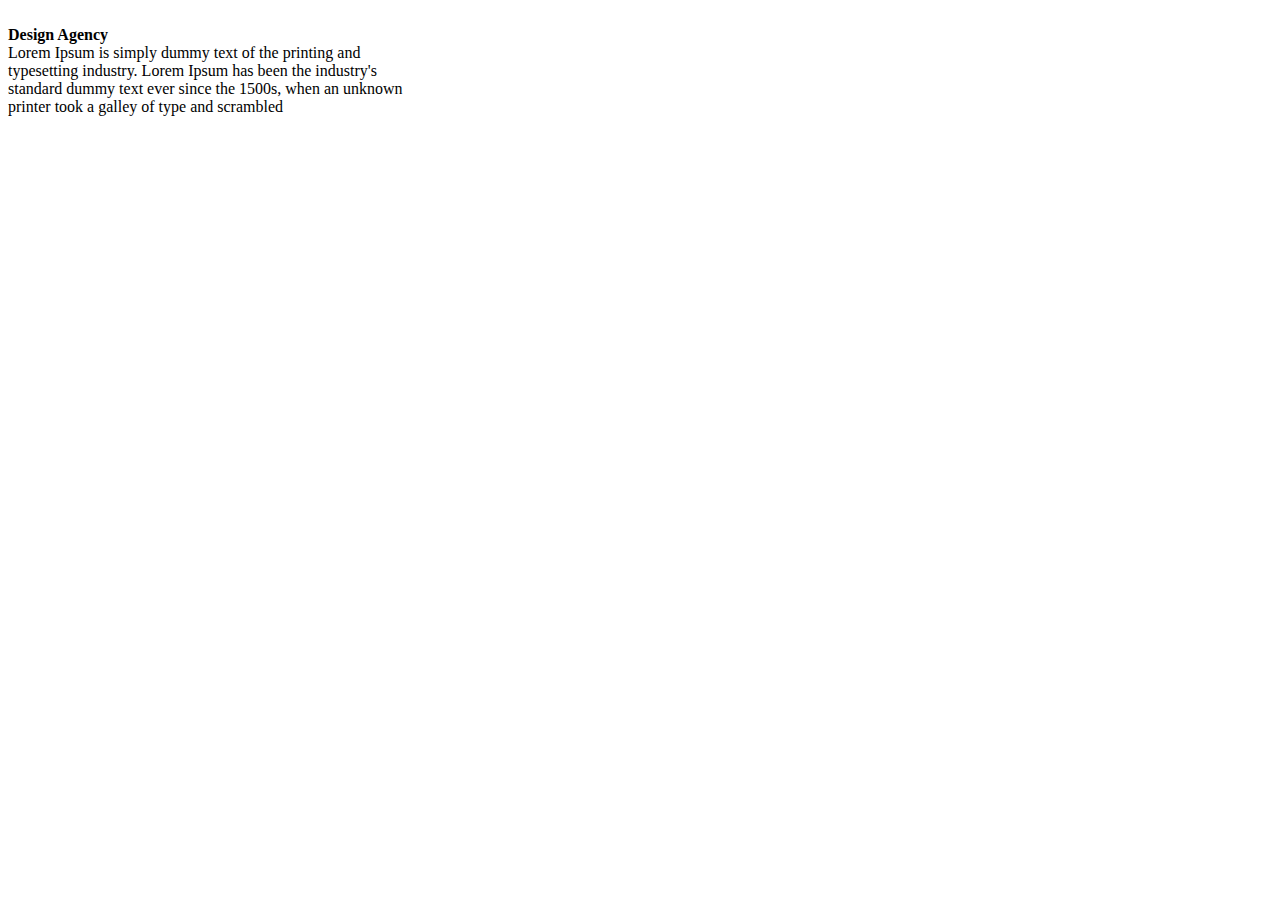
<file: Abstract-16/index.html>
<!DOCTYPE html>
<html lang="en">
<head>
  <meta charset="UTF-8">
  <meta http-equiv="X-UA-Compatible" content="IE=edge">
  <meta name="viewport" content="width=device-width, initial-scale=1.0">

  <link href="https://cdn.jsdelivr.net/npm/bootstrap@5.0.0-beta1/dist/css/bootstrap.min.css" rel="stylesheet" integrity="sha384-giJF6kkoqNQ00vy+HMDP7azOuL0xtbfIcaT9wjKHr8RbDVddVHyTfAAsrekwKmP1" crossorigin="anonymous">
  <script src="https://cdn.jsdelivr.net/npm/bootstrap@5.0.0-beta1/dist/js/bootstrap.bundle.min.js" integrity="sha384-ygbV9kiqUc6oa4msXn9868pTtWMgiQaeYH7/t7LECLbyPA2x65Kgf80OJFdroafW" crossorigin="anonymous"></script>

  <style>
/* 
    [class^="col-"] {
      background-color: rgba(39,41,43,0.03);
      border: 1px solid rgba(39,41,43,0.1);
    } */
/* 
    html {
      font-size: 30px;
    } */

    body {
      font: 400 16px 'Roboto';
    }

    .col {
      flex: 1 0 0;
      order: 1;
    }
    

    .intro {
      height: 80vh;
    }

    .intro-message {
      max-width: 400px;
    }

    .intro-image {  
      background-image: url('./image1.jpg');
      background-size: cover;
    }

    .first-line-white::first-line {
      color: white;
      text-transform: uppercase;
    }

  </style>

  <title>Document</title>
</head>
<body>
  
  <div class="container-fluid">
    <div class="row intro">

      <div class="col-sm-8 col-md-6 d-flex align-items-center">
        <div class="intro-message ms-auto p-5">
          <div class="display-2 first-line-white"><strong>Creative <br/> Design Agency</strong></div> 
          <div class="mt-3">Lorem Ipsum is simply dummy text of the printing and typesetting industry. Lorem Ipsum has been the industry's standard dummy text ever since the 1500s, when an unknown printer took a galley of type and scrambled</div>
        </div>
      </div>

      <div class="col-sm-4 col-md-6 intro-image"></div>

    </div>
  </div>


</body>
</html>
</file>
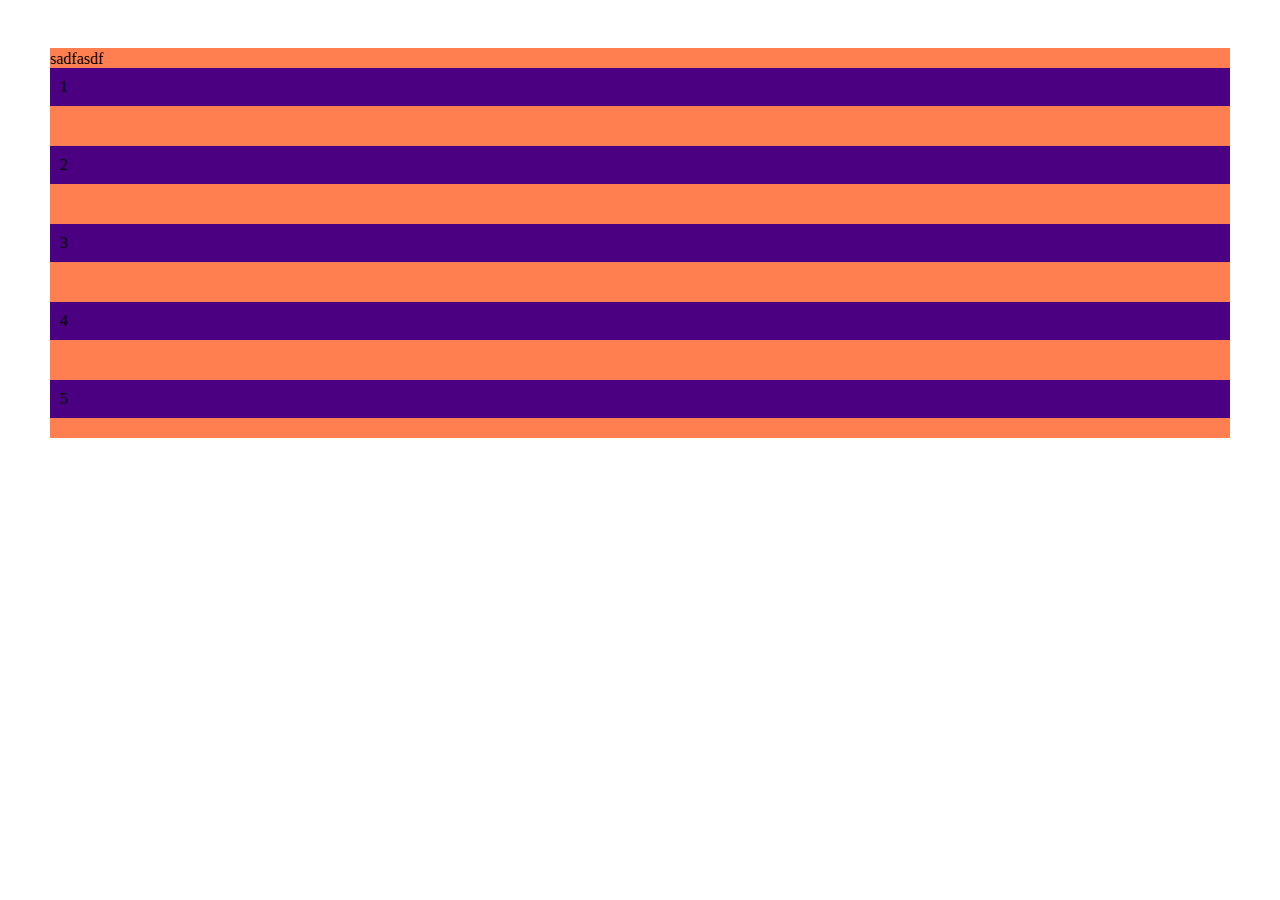
<file: Abstract-5/index.html>
<!DOCTYPE html>
<html>
  <head>
    <link href="main.css" rel="stylesheet"/>
  </head>
  <body>

    

    <!-- <h1>asdf</h1>
    <h2>asdf</h2>
    <p>asdfasdf</p>
    <p>asdfasdfasdf</p>
    <p>asdfasdfasdf</p> -->

      sadfasdf

    <div class="wrap">
      <div class="container">
        <div class="item">
          <div>1</div>
        </div>
        <div class="item">
          <div>2</div>
        </div>
        <div class="item">
          <div>3</div>
        </div>
        <div class="item">
          <div>4</div>
        </div>
        <div class="item">
          <div>5</div>
        </div>
      </div>
    </div>



<!-- 
    <div class="a">
      <div class="container container-2">
      </div>
    </div> -->
    <!-- 
    <div class="container container-2">
    </div> -->


    <!-- <div class="disclaimer">asdsadf</div> -->
    <!-- <img src='image.jpg'/> -->
  </body>
</html>
</file>
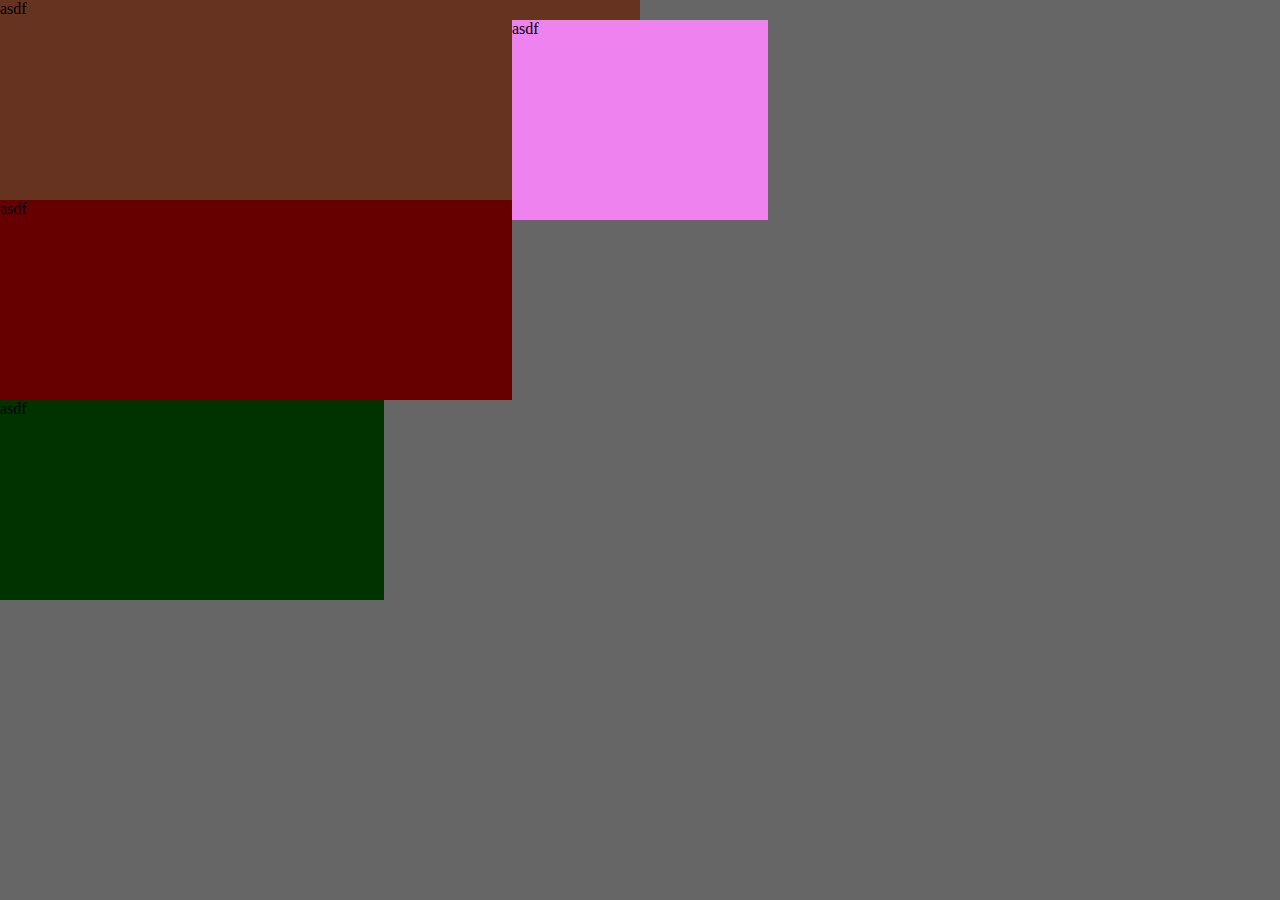
<file: Abstract-6/index.html>
<!DOCTYPE html>
<html lang="en">
<head>
  <meta charset="UTF-8">
  <title>Document</title>

  <style>

    body {
      overflow: hidden;
      position: relative;
      margin: 0;

    }

    .div1, .div2, .div3, .div4 {
      height: 200px;
    }

    .div1 {
      top: 10px;
      background-color: coral;
      width: 50%;
      z-index: 1000;
    }
    .div2 {
      top: 20px;
      background-color: red;
      width: 40%;
      z-index: 2;
    }
    .div3 {
      top: 30px;
      background-color: green;
      width: 30%;
    }

    .div4 {
      top: 40px;
      background-color: violet;
      width: 20%; 
      z-index: 3;  
      margin: 20px auto;
    }

    
    .container-2 {
      position: fixed;
      z-index: 1000;
      top: 0;
      bottom: 0;
      left: 0;
      right: 0;
      background-color: hsla(0, 0%, 0%, 0.6);
    }



  </style>
</head>
<body>
  <div class="container-1">
    <div class="div1">
      asdf
    </div>  

    <div class="div2">
      asdf
    </div>  
    
    <div class="div3">
      asdf
    </div>
  </div>
  
  
  <div class="container-2">
    <div class="div4">
      asdf
    </div>  
  </div>  
</body>
</html>
</file>
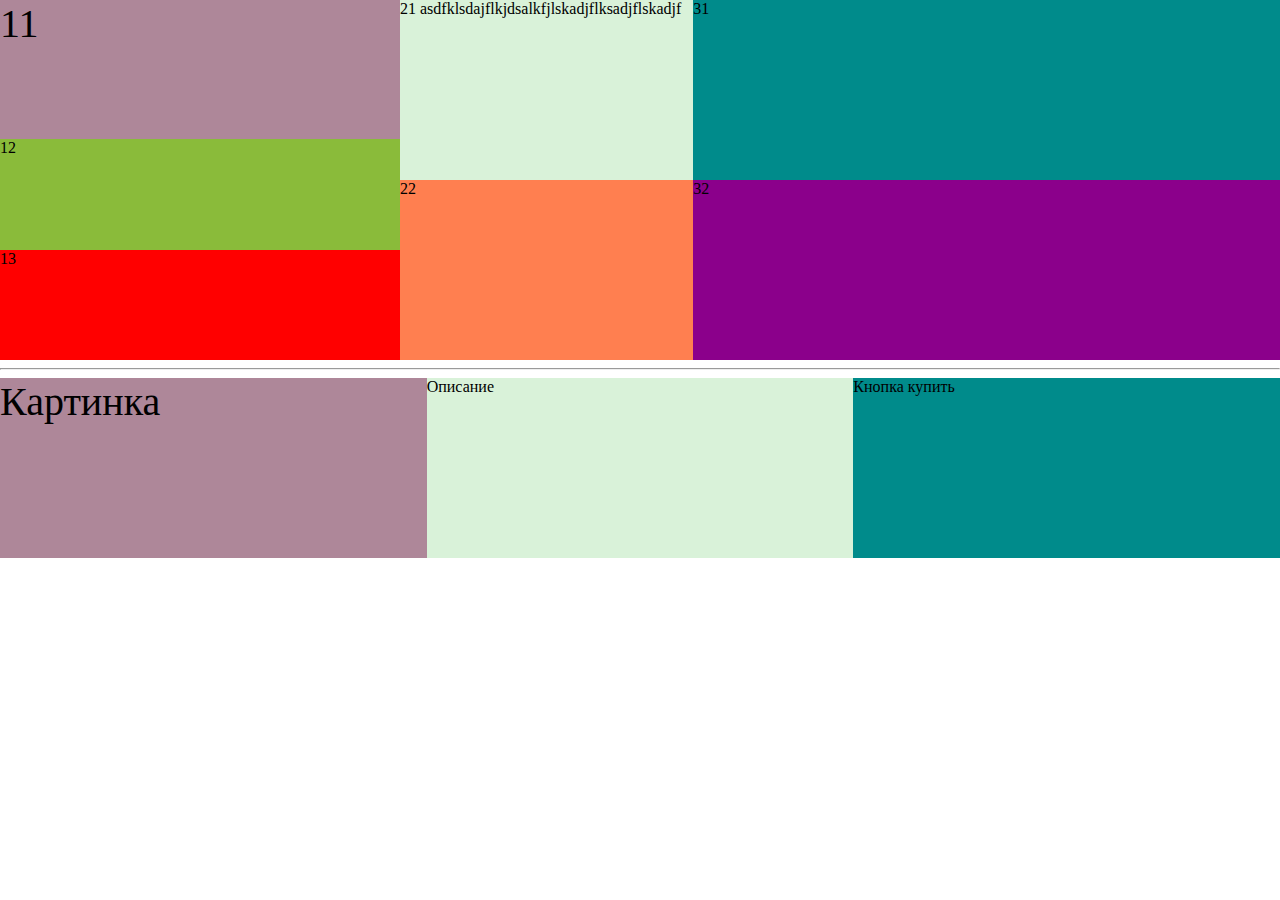
<file: Abstract-7/index.html>
<!DOCTYPE html>
<html lang="en">
<head>
  <meta charset="UTF-8">
  <title>Document</title>
  <style>
    html,body {
      height: 100%;
      margin: 0;
    }

    .container1 {
      display: flex;
      flex-direction: row;
      flex-wrap: nowrap;
      align-items: stretch;
      justify-content: flex-start;
      background-color: red;
    }

    .container1, .container2 {
      height: 40%;
    }

    .cell {
      /* border: 3px solid red; */
    }

    .col {
      /* border: 3px solid blue;
      padding: 5px; */
      flex: 1 0 auto;

      height: 100%;

      display: flex;
      flex-direction: column;

    }

    .col .cell {
      flex: 1 0 auto;
      /* height: 50%; */
    }

    .row {
      /* border: 3px solid blue;
      padding: 5px; */
      display: flex;
      flex-direction: row;
      flex-wrap: wrap;
      align-items: stretch;
      justify-content: flex-start;

      height: 50%;
    }

    .row .cell {
      height: 100%;
      flex: 1 0 400px;
    }

    .cell1 {
      background-color: #AE8799;
      /* background-color: rgb(84, 171, 20); */
      /* background-color: hsla(160, 41%, 43%, 0.1); */
      /* background-color: transparent; */
      /* opacity: 0; */
      /* display: none; */
      font-size: 40px;
      /* order: 1; */
    }
    .cell2 {
      background-color: hsl(83, 53%, 48%);
      /* order: 2; */
    }

    .cell7 {
      /* order: 3; */
    }

    .cell3 {
      background-color: hsl(120, 50%, 90%);
      /* order: 1; */
    }
    .cell4 {
      background-color: coral;
    }
    .cell5 {
      background-color: darkcyan;
    }
    .cell6 {
      background-color: darkmagenta;
    }


    /* .col1 .cell1 {
      height: 40%;
    }
    .col1 .cell2 {
      height: 50%;
    } */


    /* .row1 .cell1 {
      flex: 2 0 auto;
    } */


    .col1 {
      flex: 0 0 400px;
    }


    .col2 {
      flex: 1 0 0;

      /* flex-grow: 1 ;
      flex-shrink: 0;
      flex-basis: 100px; */

      overflow: hidden;
    }

    .col3 {
      flex: 2 0 0;
      overflow: hidden;
    }


  </style>
</head>
<body>

  <div class="container1">
    <div class="col col1">
      <div class="cell cell1">11</div>
      <div class="cell cell2">12</div>
      <div class="cell cell7">13</div>
    </div>
    <div class="col col2">
      <div class="cell cell3">21 asdfklsdajflkjdsalkfjlskadjflksadjflskadjf</div>
      <div class="cell cell4">22</div>
    </div>
    <div class="col col3">
      <div class="cell cell5">31</div>
      <div class="cell cell6">32</div>
    </div>
  </div>

  <hr/>

  <div class="container2">
    <div class="row row1">
      <div class="cell cell1">Картинка</div>
      <div class="cell cell3">Описание</div>
      <div class="cell cell5">Кнопка купить</div>
    </div>
    <!-- <div class="row">
      <div class="cell cell2">12</div>
      <div class="cell cell4">22</div>
      <div class="cell cell6">32</div>
      <div class="cell cell7">32</div>
    </div> -->
  </div>

</body>
</html>
</file>
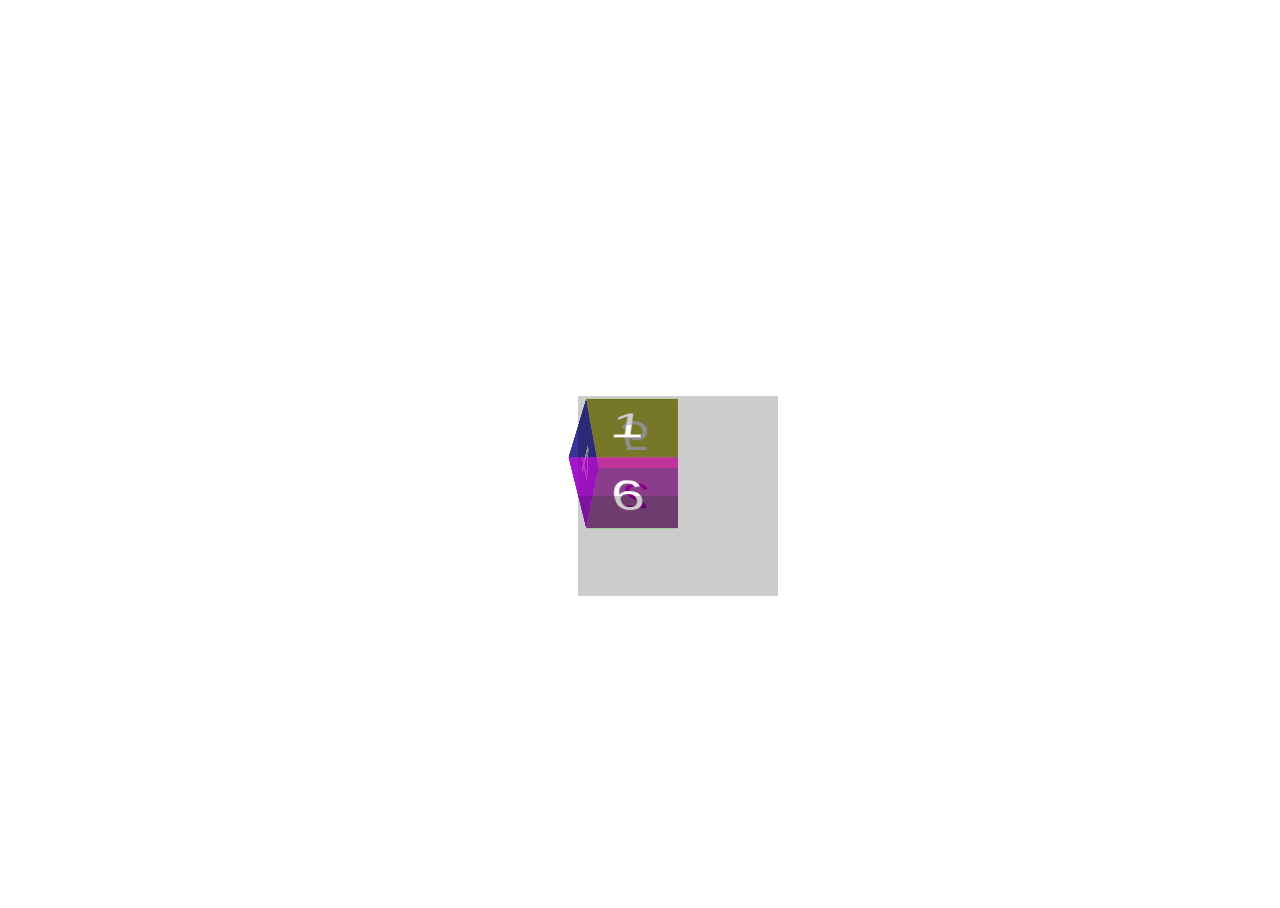
<file: Abstract-9/index.html>
<!DOCTYPE html>
<html lang="en">
<head>
  <meta charset="UTF-8">
  <title>Document</title>

  <style>

    html {
      height: 100%;
    }
    body {
      min-height: 100%;
      display: flex;
      flex-direction: column;
      align-items: center;
      justify-content: center;
    }

    .container {
      background-color: hsla(0, 0%, 0%, .2);
      width: 100px;
      height: 100px;
      position: relative;

      perspective: 400px;

      transform-style: preserve-3d;
      backface-visibility: hidden;
    }

    .shape {
      position: absolute;
      width: 100px;
      height: 100px;
      /* background: 
        linear-gradient(45deg, hsla(0, 60%, 60%, .5), transparent,  hsla(180, 60%, 60%, .5)),
        linear-gradient(-45deg, hsla(90, 60%, 60%, .5), transparent, hsla(270, 60%, 60%, .5)); */
    
      transform-origin: top left;

    }

    .shape1 {
      background-color: red;
      transform: translateZ(0px);
      transform: rotateZ(30deg) translateX(100px) scale(2) rotateZ(-30deg);
    }

    .shape2 {
      
      background-color: blue;
      transform: rotateX(0deg);
      
      backface-visibility: hidden;
    }

    .pers250 {
    perspective: 250px;
    -webkit-perspective: 250px;
}
.pers350 {
    perspective: 350px;
    -webkit-perspective: 350px;
}
.pers500 {
    perspective: 500px;
    -webkit-perspective: 500px;
}

/* Определяем div.container, div.cube, и свойства граней куба */
 .container {
   width: 200px;
   height: 200px;
   margin: 75px 0 0 75px;
   border: none;
}
.cube {
   width: 100%;
   height: 100%;
   backface-visibility: visible;
   perspective-origin: 150% 150%;
   transform-style: preserve-3d;

   transform: rotateX(45deg);
}

.face {
   display: block;
   position: absolute;
   width: 100px;
   height: 100px;
   border: none;
   line-height: 100px;
   font-family: sans-serif;
   font-size: 60px;
   color: white;
   text-align: center;
}

/* Определяем каждую грань в зависимости от направления */
 .front {
   background: rgba(0, 0, 0, 0.3);
   transform: translateZ(50px);
   -webkit-transform: translateZ(50px);
}
.back {
   background: rgba(0, 255, 0, 1);
   color: black;
   transform: rotateY(180deg) translateZ(50px);
   -webkit-transform: rotateY(180deg) translateZ(50px);
}
.right {
   background: rgba(196, 0, 0, 0.7);
   transform: rotateY(90deg) translateZ(50px);
   -webkit-transform: rotateY(90deg) translateZ(50px);
}
.left {
   background: rgba(0, 0, 196, 0.7);
   transform: rotateY(-90deg) translateZ(50px);
   -webkit-transform: rotateY(-90deg) translateZ(50px);
}
.top {
   background: rgba(196, 196, 0, 0.7);
   transform: rotateX(90deg) translateZ(50px);
   -webkit-transform: rotateX(90deg) translateZ(50px)
}
.bottom {
   background: rgba(196, 0, 196, 0.7);
   transform: rotateX(-90deg) translateZ(50px);
   -webkit-transform: rotateX(-90deg) translateZ(50px);
}


  </style>
</head>
<body>
  <div class="container">
    <div class="cube">
      <div class="face front">1</div>
      <div class="face back">2</div>
      <div class="face right">3</div>
      <div class="face left">4</div>
      <div class="face top">5</div>
      <div class="face bottom">6</div>
    </div>
  </div>

</body>
</html>
</file>
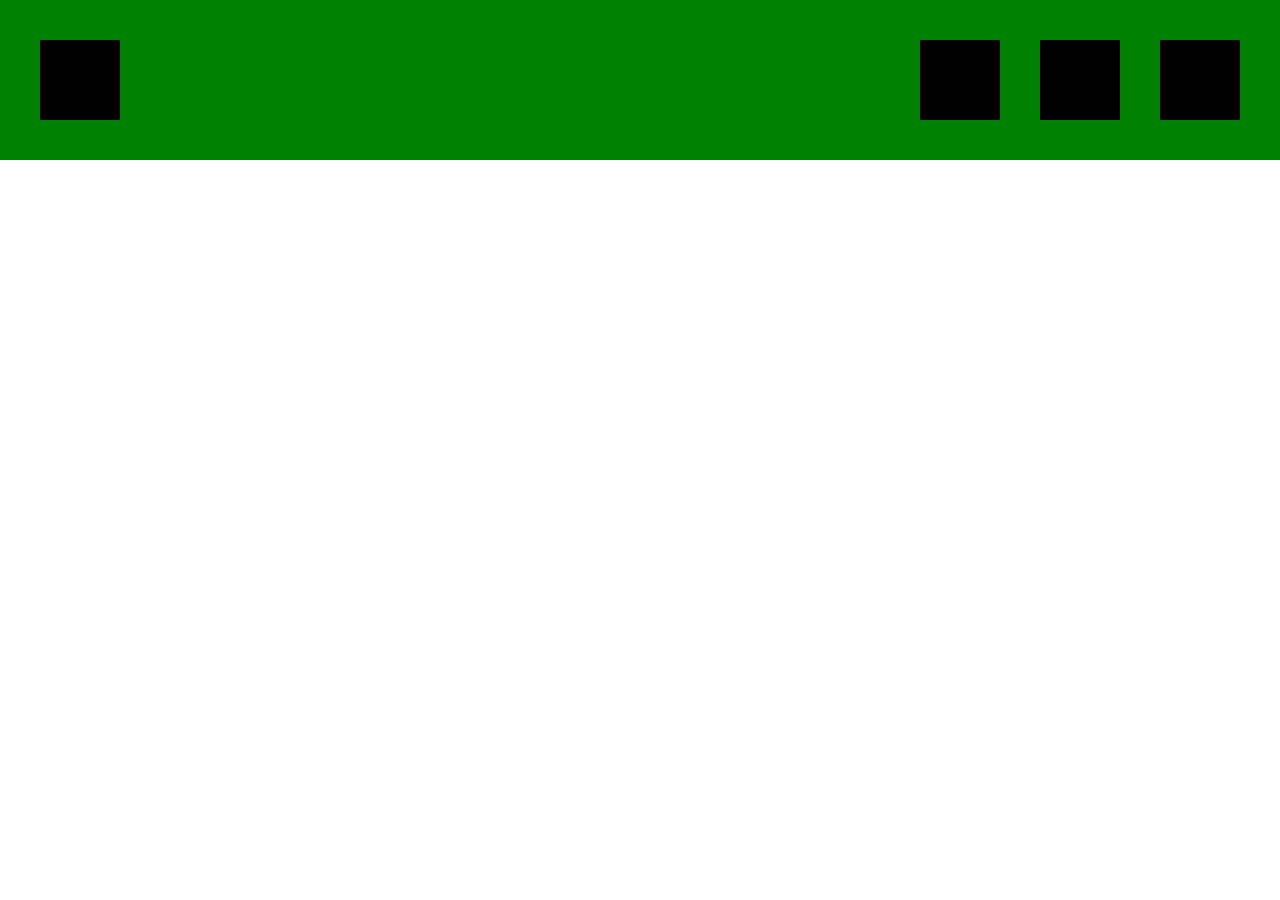
<file: EX-7/index.html>
<!DOCTYPE html>
<html lang="en">
<head>
  <meta charset="UTF-8">
  <meta name="viewport" content="width=device-width, initial-scale=1.0">
  <title>Document</title>

  <style>
    * {
      box-sizing: border-box;
      margin: 0;
      padding: 0;
    }

    html {
      height: 100%;
    }

    body {
      height: 100%;
    }

    .block {
      width: 100%;  
      padding: 20px;
    }

    .block__element {
      background-color: black;
      margin: 20px;
      height: 80px;
    }

    @media (max-width: 500px) {

      .block {
        background-color: red;

        display: flex;
        flex-direction: column;
      }

    }


    @media (min-width: 500px) and (max-width: 1000px) {
      .block {
        background-color: yellow;

        display: flex;
        flex-direction: row;
        flex-wrap: wrap;
      }
   

      .block__element {
        flex: 1 0 0;
      }

      
      .block__line-break {
        flex: 0 0 100%;
      }

    }


    @media (min-width: 1000px) {
      .block {
        background-color: green;

        display: flex;
        flex-direction: row;
        flex-wrap: nowrap;
      }
      
      .block__element {
        flex: 0 0 80px;
      }

      
      .block__line-break {
        flex: 1 0 0;
      }

/* 
      .block__element_first {
        flex: 1 0 0;
      } */

    }


  </style>
</head>

<body>

  <div class="block">

    <div class="block__element block__element_first"></div>
    
    <div class="block__line-break"></div>

    <div class="block__element"></div>
    <div class="block__element"></div>
    <div class="block__element"></div>
  </div>

</body>
</html>
</file>
<file: Abstract-12/main.css>
* {
  box-sizing: border-box;
  margin: 0;
  padding: 0;
}

html {
  height: 100%;
}

a {
  color: inherit;
  text-decoration: none;
}


.page {
  min-height: 100%;

  display: flex;
  flex-direction: column;

  align-items: stretch;
  justify-content: flex-start;

  font: 300 16px Roboto, sans-serif;
  
  background-color: hsl(0, 0%, 95%);
}

  .page__header-placeholder, .page__header {
    flex: 0 0 auto;
  }

    .page__header_sticky {
      position: fixed;
      top: 0;
      left: 0;
      right: 0;
    }
  
  .page__header-placeholder {
    display: none;
  }

  .page_has-stick-header .page__header-placeholder {
    display: block;
  }

.fancy-border {
  background: linear-gradient(to right, red, blue);
  background-clip: border-box;
  padding: 5px;
}

.page__header-placeholder, .header {
  height: 90px;
}


/* 
.nav {
} */

.nav_horizontal {
  display: flex;
  flex-direction: row;
  align-items: stretch;
  justify-content: flex-start;
}


.nav_vertical {
  display: flex;
  flex-direction: column;
  align-items: flex-start;
  justify-content: flex-start;
}

.nav__item {
}

  .nav__item_horizontal {
    padding: 0 20px;
  }

  .nav__item_vertical {
    padding: 10px 0 0;
  }

.nav__link {
  
  display: flex;

  flex-direction: row;
  align-items: center;
  border-bottom: 4px solid;

  height: 100%;
}

  .nav__link_default {
    border-bottom-color: transparent;
  }

  .nav__link_selected {
    border-bottom-color: #064c5c;
  }

  .nav__link:hover {
    border-bottom-color: #b64c5c;
  }


.header {
  /* background-color: hsl(180, 20%, 70%); */

  display: flex;

  align-items: center;
  justify-content: flex-start;

  padding: 0 25px;
}

  .header__logo {
    /*flex: 0 1 auto;*/

    padding: 20px 0;
    font-size: 40px;
    font-weight: 800;
    color: hsl(0, 0%, 10%);
  }

  .header__status {
    color: hsl(230, 20%, 40%);
    text-transform: uppercase;
    padding: 0 25px;
  }

  .header__nav {
    align-self: stretch;
  }

  .header__space {
    flex: 1 0 0;
    /* height: 1px;
    background-color: blue; */
  }

  .header_logo-left {
    flex-direction: row;
  }
/* 
    .header_logo-left .header__nav {
      margin-left: auto;
    } */

  .header_logo-right {
    flex-direction: row-reverse;
  }
/* 
  
    .header_logo-right .header__nav {
      margin-right: auto;
    } */

  .header_logo-center {
    position: relative;
    justify-content: flex-end;
  }

    .header_logo-center .header__logo {
      position: absolute;
      left: 50%;

      transform: translateX(-50%);
      /* top: 0; */
    }

    .header__left {
      position: absolute;
      right: calc(50% + 52px);

      /* transform: translateX(-52px); */
    }
    .header__right {
      position: absolute;
      left: calc(50% + 52px);
      
      /* transform: translateX(52px); */
    }


.user {
  display: flex;
  align-items: center;
  text-decoration: none;
}

  .user__icon {
    flex: 0 0 auto;
  }

  .user__name {
    margin-left: 10px;
  }


/* 
  .header__left, .header__right {
    width: 500px;
  } */



.page__body {
  flex: 1 0 auto;
  margin: 0 auto;
}

.body {
  display: flex;
  align-items: flex-start;
  justify-content: center;
  width: 100%;
  max-width: 1000px;
}

  .body__aside {
    flex: 0 1 300px;

    position: sticky;
    top: 120px ;

    margin-top: 30px;

    overflow-y: auto;
    height: 500px;
  }

  .body__main {
    flex: 1 1 300px;
    /* font-size: 60px; */
    /* color: hsl(0, 0%, 50%); */

    /* overflow: hidden; */
  }

  .body__space {
    flex: 0 0 30px;
  }

  .body_aside-left {
    flex-direction: row;
  }

  .body_aside-right {
    flex-direction: row-reverse;  
  }

  .body_no-aside .body__aside{
    display: none;
  }

.aside {
  background-color: hsl(230, 20%, 90%);
}

  .aside__item {
  
  }

  .aside__list {
    margin-left: 30px;
  }
  
  .aside__title {
    display: flex;
    /* align-items: center; */
    justify-content: space-between;
    padding: 10px 20px;
  }

    .aside__title:hover {
      background-color: hsl(230, 20%, 84%);;
    }


  .aside__link {
    /* flex: 1 0 auto; */
    display: block;
  }

  .aside__chevron {
    cursor: pointer;
  }


.footer, .header {
  background-color: hsl(230, 20%, 70%);
  
  color: hsl(0, 0%, 10%);
  text-decoration: none;
  font-weight: 500;
}


.footer {}

  .footer__content {
    display: flex;
    /* justify-content: center; */
    max-width: 1000px;

    margin: 0 auto;
    
  }

  .footer__nav {
    flex: 1 0 10px;
    padding: 20px;
  }

  .footer__contacts {
    flex: 1 0 10px;
    padding: 20px;
  }

  .footer__third {
    flex: 1 0 10px;
  }

.contacts__item {
  padding: 10px 0;
}




.sticky-button {
  position: sticky;
  bottom: 0;
  right: 0;
  top: 90px;
  height: 0px;

  display: flex;
  justify-content: flex-end;
  align-items: flex-end;

  display: none;
}

.icon {
  width: 2em;
  height: 2em;
  border-radius: 50%;
  background-color: hsl(230, 80%, 40%);
  
  display: flex;
  align-items: center;
  justify-content: center;
}

  .icon_user::before {
    content: "U";
    color: white;
  }



.tmp {
  width: 1000px;
  height: 300px;

  background: linear-gradient(30deg, red, red 100px, white 100.7px, transparent);
}
</file>
<file: Abstract-12/form.css>
.form {

}


.form__field {
  padding: 10px;
  display: block;
}

.form__label:not(:empty) {
  padding-bottom: 3px;
  
  font: 400 16px Roboto, sans-serif;
}

.form__input {

}

.form_inline {
  display: flex;
  align-items: flex-start;
}

  .form_inline .form__field {
    display: flex;
    align-items: flex-start;
  }
  .form_inline .form__label:not(:empty) {
    padding: 8px 8px 8px 0;
  }




.textbox, .button, .select {
  -webkit-appearance: none;
  appearance: none;
  
  border: 0 none;
  background-color: transparent;

  font: 400 16px Roboto, sans-serif;

  width: 100%;
}

  .textbox:focus, .button:focus, .select:focus {
    outline: 0 none;
  }


.textbox, .select {
  border: 1px solid hsl(230, 10%, 60%);
  background-color: white;

  border-radius: 5px;

  padding: 8px;
}

  .textbox:focus, .select:focus {
    box-shadow: 0px 0px 0px 3px hsla(230, 80%, 60%, 0.3);
  }

  .textbox::-moz-focus-inner {
    outline: 0 none;
  }

  .textbox_multiline {
    resize: vertical;
  }

  .textbox_color {
    padding: 0;
  }

  
input[type=range]::-webkit-slider-thumb {
  -webkit-appearance: none;
}


.button {
  padding: 8px;
  border-radius: 5px;
}

  .button:focus, .button:hover {
    box-shadow: 0px 0px 0px 3px hsla(230, 80%, 60%, 0.3);
  }


  .button_default {
    border: 1px solid hsl(230, 10%, 60%);

  }
    .button_default:focus, .button_default:hover {
      background-color: hsla(230, 20%, 90%);
    }

  .button_main {
    background-color: hsla(230, 80%, 60%);
    color: white;
  }
    .button_main:focus, .button_main:hover {
      background-color: hsla(230, 80%, 50%);
    }

  .button:active {
    box-shadow: 0px 0px 0px 4px hsla(230, 80%, 60%, 0.3);
  }



.checkbox {
  position: relative;
  display: flex;
}
  .checkbox__input{
    /* opacity: .5; */
    /* display: none; */
    opacity: 0;
    position: absolute;
  }

  .checkbox__icon {
    border: 1px solid hsl(230, 10%, 60%);
    background-color: white;
  
    border-radius: 5px;
    
    width: 20px;
    height: 20px;
    /* padding: 8px; */

    display: flex;
    align-items: center;
    justify-content: center;
  }

    .checkbox__icon::before {
      font-family: "Font Awesome 5 Free";
      font-weight: 900;
      content: "";
      font-size: 10px;
    }

  .checkbox__input:checked + .checkbox__icon {
    background-color: hsla(230, 80%, 50%);
    color: white;
  }

  .checkbox__input:checked + .checkbox__icon::before  {
    content: "\f00c";
  }
  
  .checkbox__text {
    padding-left: 10px;
  }

  
  .checkbox:focus-within .checkbox__icon, 
  .checkbox:hover .checkbox__icon{
    box-shadow: 0px 0px 0px 3px hsla(230, 80%, 60%, 0.3);
  }

  .checkbox:active .checkbox__icon {
    box-shadow: 0px 0px 0px 4px hsla(230, 80%, 60%, 0.3);

  }


.file-picker {
  overflow: hidden;
  position: relative;
}
  .file-picker__input {
    position: absolute;
    opacity: 0;
  }
</file>
<file: Abstract-15/main.css>
* {
  box-sizing: border-box;
  margin: 0;
  padding: 0;
}

html {
  height: 100%;
}

body {
  min-height: 100%;
  color: hsl(229, 14%, 24%);
  font: 400 16px 'Roboto';
}


.section-header {
  text-align: center;
  font-weight: 800;
  font-size: 28px;
  padding: 30px;
  text-transform: uppercase;
}

.intro {
  height: 100vh;
  display: flex;
}

  .intro__left {
    background-color: hsl(46, 97%, 61%);
    display: flex;
    align-items: center;
    justify-content: flex-end;
  }

  .intro__content {
    max-width: 600px;
  }

  .intro__title {
    font-weight: 900;
    font-size: 46px;
  }

    .intro__title::first-line {
      color: white;
    }

  .intro__text {
    margin: 20px 0;
  }

  .intro__right {
    flex: 1 0 0;
    background-image: url('./image1.jpg');
    background-size: cover;
  }

.about {
  padding: 0 30px;
}


  .about__tiles {
    display: flex;
    flex-direction: row;
    flex-wrap: wrap;
    align-items: stretch;
    justify-content: center;

    max-width: 1320px;
    margin: 0 auto;
  }

  .about__tile {
    flex: 1 0 auto;
    width: 100%;
    max-width: 400px;
    margin: 20px;
  }


  .about__video {
    width: 100%;
    max-width: 600px;
    border: 20px solid white;
    background-color: white;
    box-shadow: 0 0 20px hsla(0, 0%, 0%, .2);
    margin: 60px auto 0;
    position: relative;
  }

  .video {
    display: block;
    width: 100%;
    height: 100%;
    object-fit: cover;
  }


  .tile {
    border: 2px solid hsl(0, 0%, 80%);
    padding: 20px;

    display: flex;
    flex-direction: column;
    align-items: center;
    justify-content: flex-start;
  }

    .tile__icon {

    }
      .tile__icon::before {
        display: block;
        content: '';
        background-color: hsl(46, 97%, 61%);
        padding: 20px;
      }

    .tile__title {
      font-weight: 800;
      margin: 20px 0;
    }

    .tile__text {
      color: #94999d
    }

.stats {
  background-color: hsl(46, 97%, 61%);

  margin-top: -140px;
  padding-top: 160px;
}

  .stats__stats {
    display: flex;
    flex-direction: row;
    align-items: flex-start;
    justify-content: space-evenly;
    flex-wrap: wrap;
    
    width: 100%;
    max-width: 600px;
    margin: 0 auto;

    padding: 0 0 60px;
  }

  .stats__stat {
    flex: 1 0 150px;
    padding: 20px 0;
    
  }

  .stat {
    text-align: center;
  }

    .stat__number {
      color: white;
      font-weight: 900;
      font-size: 28px;
    }

    .stat__title {
      text-transform: uppercase;
      font-weight: 600;
      font-size: 12px;
    }



    @media (max-width: 425px) {
      .intro {
        flex-direction: column;
      }
    
      .intro__left {
        flex: 0 0 auto;
      }
      
      .intro__content {
        padding: 30px;
      }
    
      .stat__number {
        font-size: 34px;
      }
    }
    
    
    @media (min-width: 426px) {
      .intro {
        flex-direction: row;
      }
    
        .intro__left {
          flex: 1 0 0;
        }
        .intro__content {
          padding: 60px;
        }
    }

.details {
  display: flex;
  max-width: 1000px;
  width: 100%;
  margin: 0 auto;

  padding: 60px 30px;
}

  .details__start {
    flex: 0 1 400px;
    position: relative;
  }


  .details__image {
    position: relative;
    width: 80%;
  }
  
    .details__image::before {
      content: '';
      display: block;
      padding-bottom: 100%;
    }

    .details__image-content {
      display: block;
      position: absolute;
      top: 0;
      left: 0;
      
      width: 100%;
      height: 100%;

      object-fit: cover;
    }

  .details__image_bottom {
    margin: 20% 20% 0 0;
  }
    
  .details__image_top {
    position: absolute;
    top: 0;
    left: 0;
    margin: 0 0 20% 20%;
  }

  .details__end {
    flex: 1 1 400px;
    padding: 0 0 0 40px;
  }

  
  @media (max-width: 768px) {
    .details {
      flex-direction: column-reverse;
      align-items: center;
    }
  
    .details__start {
      flex: 0 0 auto;
      width: 100%;
      max-width: 400px;
    }
      
    .details__end {
      flex: 0 0 auto;
      padding: 0 0 40px 0;
    }
  }
  
  
  @media (min-width: 769px) {
    .details { 
      align-items: flex-start;
      justify-content: flex-end;
    }

    .details__end {
      flex: 1 1 400px;
      padding: 0 0 0 40px;
    }
    
  }


.works {
  background-color: #f7f7f7;
  padding: 60px 30px;
}
  
  .works__gallery {
    max-width: 1000px;
    margin: 0 auto;
  }

  .gallery__work {
    position: relative;
  }

  .gallery__image {
    display: block;
    width: 100%;
    height: 100%;
    object-fit: cover;
  }


  .gallery__title {
    position: absolute;
    right: 0;
    left: 0;
    bottom: 0;
    padding: 20px;
    color: white;
    background-image: linear-gradient(to top, hsla(0, 0%, 0%, .7), transparent);
  }



  @media (max-width: 768px) {
    .gallery {
      display: flex;
      flex-direction: column;
    }

    .gallery__work {
      width: 100%;
      height: 200px;
      margin: 20px 0;
    }

  }

  @media (min-width: 769px) {
      
    .works__gallery {
      position: relative;
    }

    .works__gallery::before {
      content: '';
      display: block;
      padding-bottom: 50%;
    }

    .work__gallery-content {
      position: absolute;
      top: 0;
      right: 0;
      bottom: 0;
      left: 0;
    }

    .gallery {
      display: grid;

      row-gap: 4%;
      column-gap: 2%;

      grid-template-columns: 48% 24%  24%;
      grid-template-rows: 48% 48%;
/* 
      row-gap: 20px;
      column-gap: 20px;

      grid-template-columns: 2fr 1fr 1fr;
      grid-template-rows: 1fr 1fr; */
    }

      .gallery__work_1_1 {
        grid-row: 1 / span 2;
        grid-column: 1;
      }

      .gallery__work_1_2 {
        grid-row: 1 ;
        grid-column: 2 / span 2;
      }

      .gallery__work_2_2 {
        grid-row: 2 ;
        grid-column: 2;
      }

      .gallery__work_2_3 {
        grid-row: 2 ;
        grid-column: 3;
      }

      .gallery__title {
        opacity: 0;
        transition: opacity .5s ease-out;
      }
  
        .gallery__work:hover .gallery__title {
          opacity: 1;
        }

  }

.skills {
  padding: 60px 30px;
  max-width: 1000px;
  margin: 0 auto;
}


.skills__end {
  display: flex;
  flex-direction: column;
  justify-content: space-between;
}


.skill {

}

.skills__start, .skills__end {
  padding: 20px;
}

.skill__title {
  font-weight: 600;
  text-transform: uppercase;
}

.skill__progress-bar {
  width: 100%;
}

.progress-bar {
  height: 20px;
  background-color: #e8e8ea;
  position: relative;
}

  .progress-bar__bar {
    content: '';
    display: block;
    position: absolute;
    left: 0;
    top: 0;
    bottom: 0;
    background-color: #f9c711;
  }

@media (min-width: 1000px) {
    
  .skills {
    display: flex;
    flex-direction: row;
    flex-wrap: wrap;
  }

  .skills__header {
    flex: 0 0 100%;
  }

  .skills__start, .skills__end {
    flex: 1 0 0;
  }

}
</file>
<file: Abstract-5/main.css>
/*
  DOM
    window / viewport
    html - Documnet
    body - body

*/
/*
* 1. #id > .class > tag
* 2. Чем позже в коде, тем важнее
* 3. tag.class > tag
     tag.class > .class
     .class.class > .class
*/
/*
* {

  display; inline, block, inline-block

  position;

  top, bottom, right, left,

  width
  height

  min-width
  min-height: ;
  max-width: ;
  max-height: ;

  margin;
  padding: ;

  overflow;

  border

  box-sizing: ;

} */

/*
height
> min-height
> max-height
*/

html {
  /* height: 100%; */
  /* height: -webkit-fill-available; */
}

body {
  /* mheight: 100%; */
  margin: 0;

  padding: 50px;
  /* border: 1px solid red; */
}

* {
  box-sizing: border-box;
}


/* viewport height */
.container {
  margin: -20px auto;
  /* border: 1px solid red;s */
  /* padding: 1px; */
  /* padding: 20px; */
}

.wrap {
  background-color: coral;
}

.a {
  border: 2px solid red;
}

.child {
  margin: -10%;
  /* margin: 20px; */
  background-color: cornflowerblue;
}


.item {
  /* margin: 20px */
  padding: 20px 0;
}
/* 
.item:first-child {
  padding-top: 0;
}
.item:last-child {
  padding-bottom: 0;
} */


.item > div {
  background-color: indigo;
  padding: 10px;
}

/*
.container > div {
  height: 10%;
} */


.container-2 {
  background-color: cornflowerblue;
}
</file>
